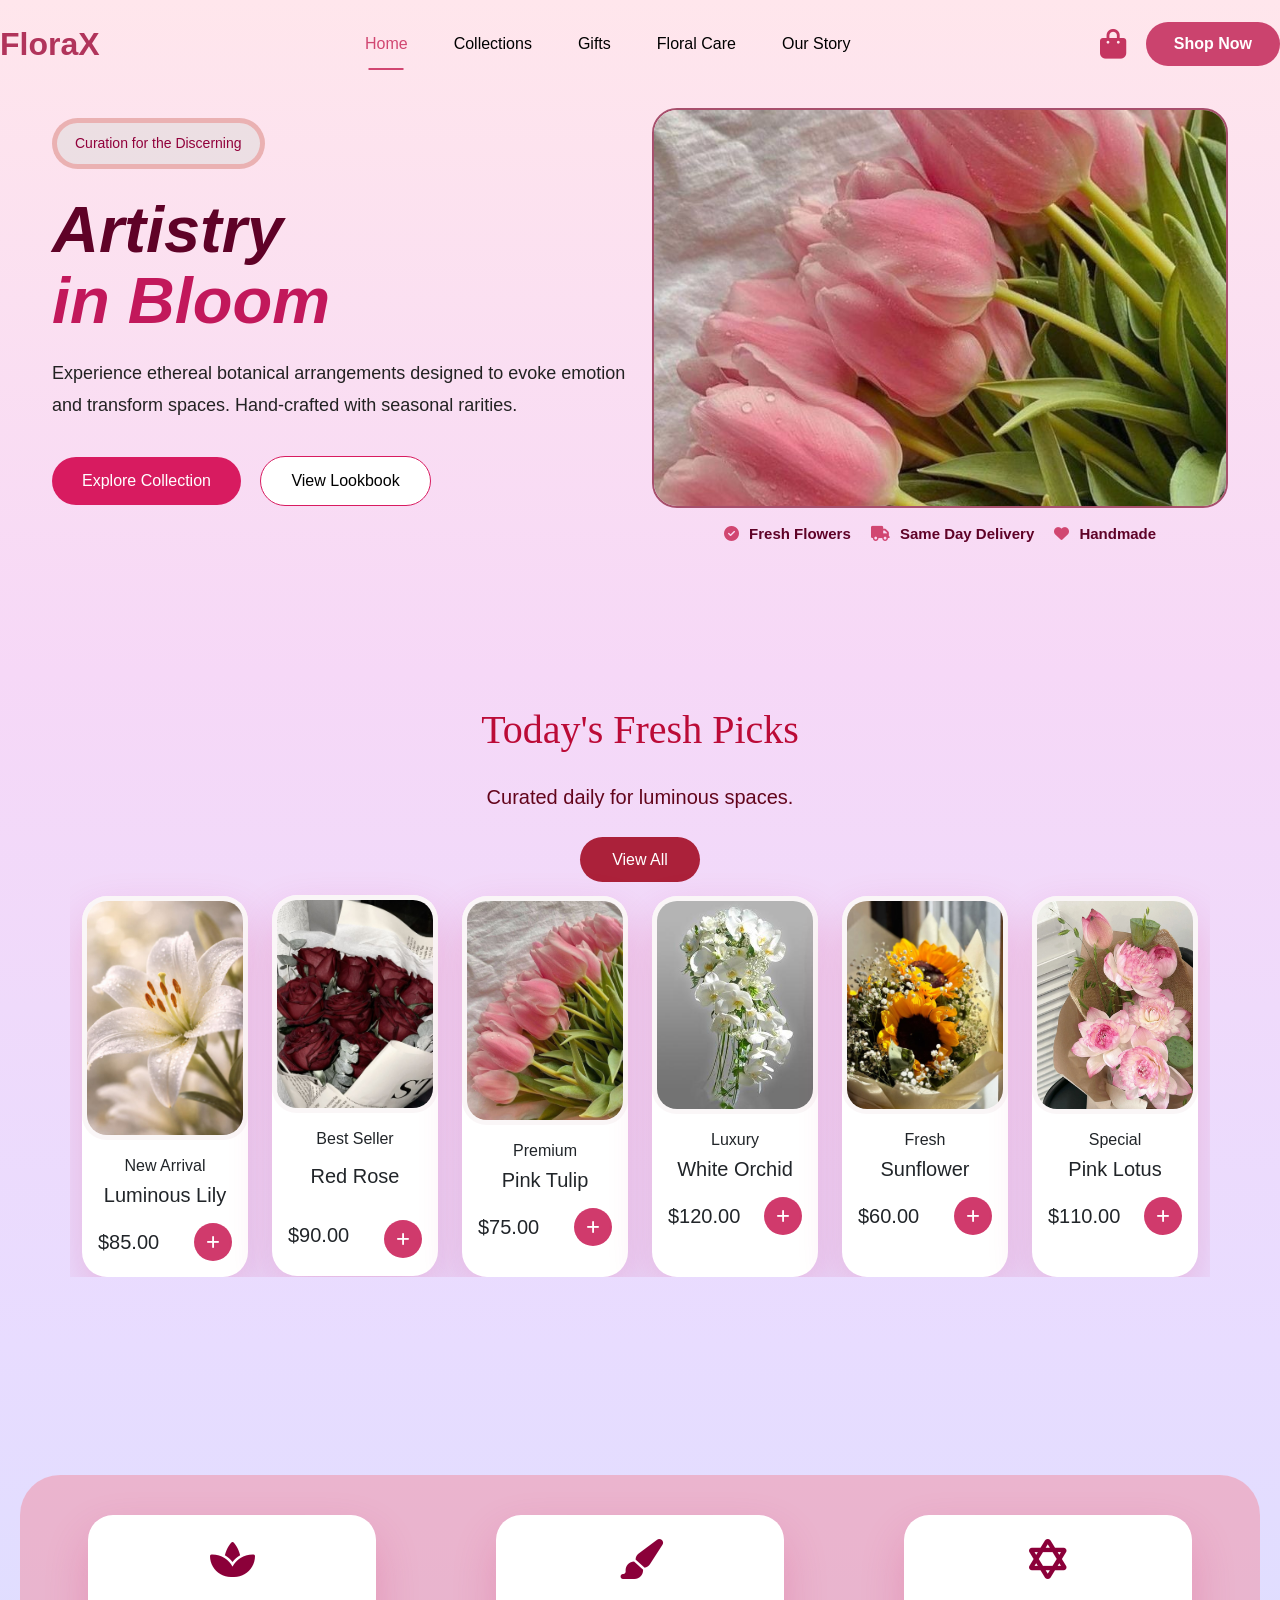
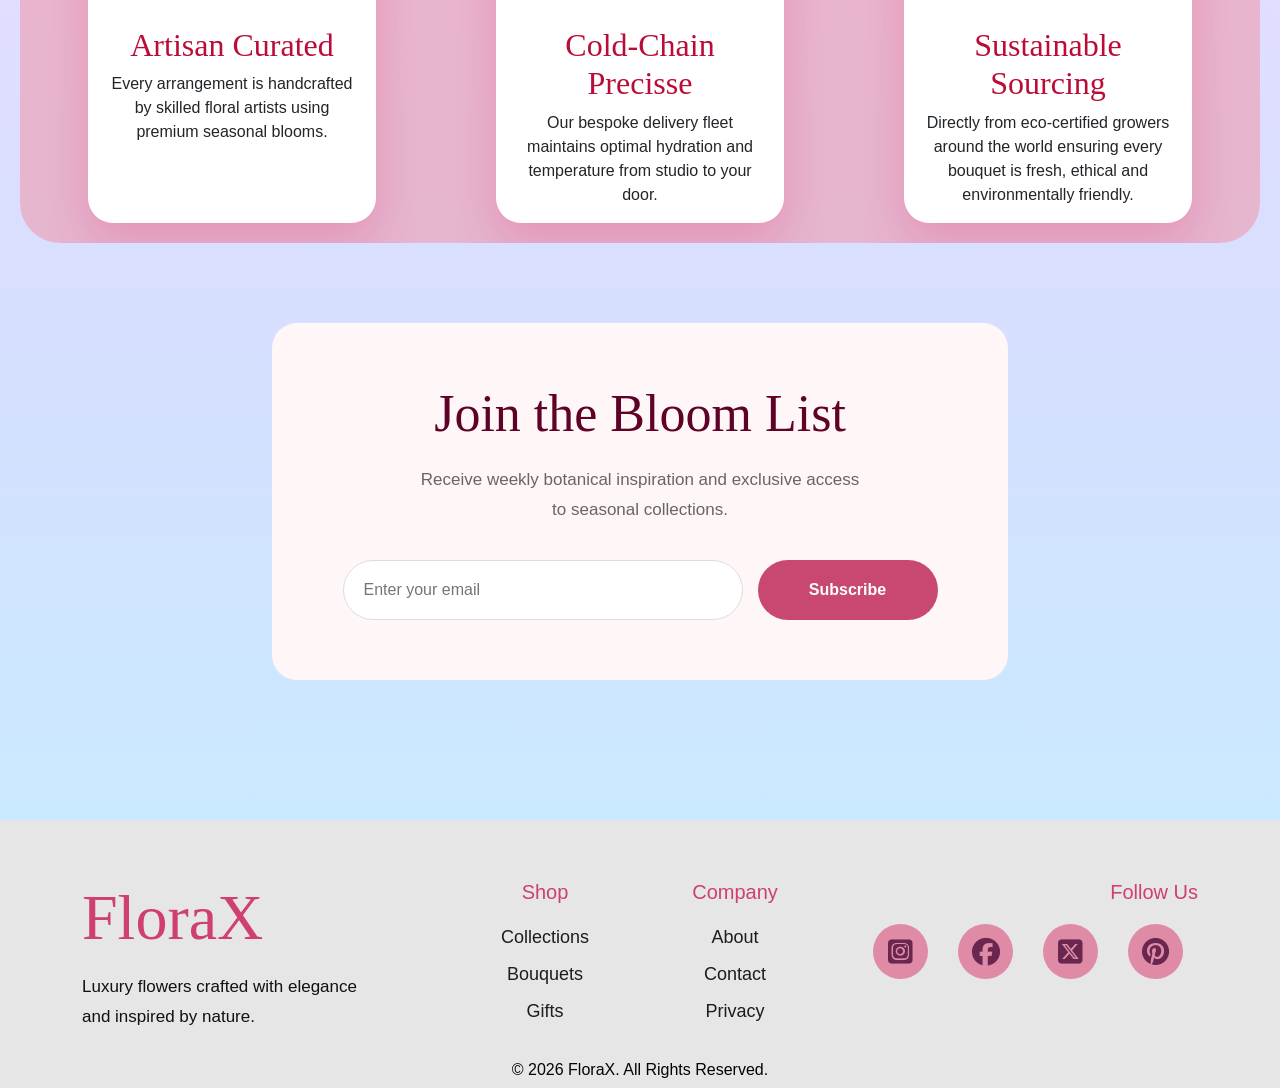
<file: index.html>
<!DOCTYPE html>
<html lang="en">

<head>
    <meta charset="UTF-8">
    <meta name="viewport" content="width=device-width, initial-scale=1.0">
    <title>FloraX</title>
    <link href="https://cdn.jsdelivr.net/npm/bootstrap@5.0.2/dist/css/bootstrap.min.css" rel="stylesheet"
        integrity="sha384-EVSTQN3/azprG1Anm3QDgpJLIm9Nao0Yz1ztcQTwFspd3yD65VohhpuuCOmLASjC" crossorigin="anonymous">
        <script src="https://cdn.jsdelivr.net/npm/bootstrap@5.0.2/dist/js/bootstrap.bundle.min.js"></script>
    <link rel="stylesheet" href="https://cdnjs.cloudflare.com/ajax/libs/font-awesome/6.7.2/css/all.min.css">
    <link rel="stylesheet" href="styles.css">
    <link rel="stylesheet" href="https://cdn.jsdelivr.net/npm/bootstrap-icons@1.11.3/font/bootstrap-icons.min.css">
</head>

<body>

    <div class="container-fluid p-0">

    <nav class="navbar navbar-expand-lg">
        <a class="navbar-brand logo" href="#">FloraX</a>

        <button class="navbar-toggler" type="button" data-bs-toggle="collapse" data-bs-target="#menu">
            <span class="navbar-toggler-icon"></span>
        </button>

        <div class="collapse navbar-collapse" id="menu">
            <ul class="navbar-nav mx-auto">
                <li class="nav-item"><a class="nav-link active" href="#">Home</a></li>
                <li class="nav-item"><a class="nav-link" href="collection.html">Collections</a></li>
                <li class="nav-item"><a class="nav-link" href="gift.html">Gifts</a></li>
                <li class="nav-item"><a class="nav-link" href="floralcare.html">Floral Care</a></li>
                <li class="nav-item"><a class="nav-link" href="abouts.html">Our Story</a></li>
            </ul>

            <div class="right-side">
                <i class="fa-solid fa-bag-shopping bagg"></i>
                <button class="shop-btn">Shop Now</button>
            </div>
        </div>
    </nav>
     
           <section class="d-block d-md-none">

    <div id="heroSlider" class="carousel slide" data-bs-ride="carousel">

        <div class="carousel-indicators">
            <button type="button" data-bs-target="#heroSlider" data-bs-slide-to="0" class="active" aria-current="true"></button>
            <button type="button" data-bs-target="#heroSlider" data-bs-slide-to="1"></button>
            <button type="button" data-bs-target="#heroSlider" data-bs-slide-to="2"></button>
        </div>

        <div class="carousel-inner">

            <div class="carousel-item active">

                <img src="images/lgt4.jpg" class="d-block w-100" alt="Flower 1">

                <div class="carousel-caption hero-text">
                    <span class="badge rounded-pill season">
                        Season Curational
                    </span>

                    <h1 class="hero-title">
                        Artistry in Bloom
                    </h1>

                    <p class="hero-para">
                        Hand-crafted stories told through the world's rarest petals.
                    </p>
                </div>

            </div>

            <div class="carousel-item">

                <img src="images/lgt1.webp" class="d-block w-100" alt="Flower 2">

                <div class="carousel-caption hero-text">
                    <span class="badge rounded-pill season">
                        Premium Flowers
                    </span>

                    <h1 class="hero-title">
                        Bloom Beautifully
                    </h1>

                    <p class="hero-para">
                        Fresh flowers crafted with love.
                    </p>
                </div>

            </div>

            <div class="carousel-item">

                <img src="images/sun.webp" class="d-block w-100" alt="Flower 3">

                <div class="carousel-caption hero-text">
                    <span class="badge rounded-pill season">
                        Luxury Collection
                    </span>

                    <h1 class="hero-title">
                        Elegant Gifts
                    </h1>

                    <p class="hero-para">
                        Designed for every special occasion.
                    </p>
                </div>

            </div>

        </div>

        <button class="carousel-control-prev" type="button" data-bs-target="#heroSlider" data-bs-slide="prev">
            <span class="carousel-control-prev-icon"></span>
            <span class="visually-hidden">Previous</span>
        </button>

        <button class="carousel-control-next" type="button" data-bs-target="#heroSlider" data-bs-slide="next">
            <span class="carousel-control-next-icon"></span>
            <span class="visually-hidden">Next</span>
        </button>

    </div>

</section>


<section class="hero d-none d-md-block d-lg-none">

    <div class="container-fluid">

        <div class="row align-items-center">

            <div class="col-md-6 hero1">

                                <span class="hero-tag1">
                    Curation for the Discerning
                </span>

                <h1 class="hero-title1">
                    Artistry
                    <br>
                    <span>in Bloom</span>
                </h1>

                <p class="hero-para1">
                    Experience ethereal botanical arrangements designed to evoke emotion and transform spaces.
                </p>

                <button class="btn1 hero-btn1 w-100 mb-3">
                    Explore Collection
                </button>

                <button class="btn2 hero-btn2 w-100">
                    View Lookbook
                </button>

            </div>

            <div class="col-md-6 text-center">
                <img src="images/image1.jpg" class="img-fluid hero-image w-100">
            </div>
             <div class="hero-feature">

                    <span>
                        <i class="fa-solid fa-circle-check"></i>
                        Fresh Flowers
                    </span>

                    <span>
                        <i class="fa-solid fa-truck"></i>
                        Same Day Delivery
                    </span>

                    <span>
                        <i class="fa-solid fa-heart"></i>
                        Handmade
                    </span>

                </div>


        </div>

    </div>

</section>
<section class="hero d-none d-lg-block">

    <div class="container-fluid">

        <div class="row align-items-center">

            <div class="col-lg-6 ">

                <span class="hero-tag2">
                    Curation for the Discerning
                </span>

                <h1 class="hero-title2">
                    Artistry
                    <br>
                    <span>in Bloom</span>
                </h1>

                <p class="hero-para2">
                    Experience ethereal botanical arrangements designed to evoke emotion and transform spaces.
                    Hand-crafted with seasonal rarities.
                </p>

                <button class="hero-btn12">
                    Explore Collection
                </button>

                <button class="hero-btn13">
                    View Lookbook
                </button>

            </div>

            <div class="col-lg-6 text-center">

                <img src="images/tulip.jpg" class="img-fluid hero-image5" alt="Flower Bouquet">

                <div class="hero-feature">

                    <span>
                        <i class="fa-solid fa-circle-check"></i>
                        Fresh Flowers
                    </span>

                    <span>
                        <i class="fa-solid fa-truck"></i>
                        Same Day Delivery
                    </span>

                    <span>
                        <i class="fa-solid fa-heart"></i>
                        Handmade
                    </span>

                </div>

            </div>

        </div>

    </div>

</section>

<section class="container my-5 fresh-picks">

    
    <div class="row g-4" style="position: relative; padding-bottom: -1000px;">
        <div class="text-center ">
        <h1 style="color: rgb(187, 11, 55); font-family: serif; font-size: 40px; padding-bottom: 20px;">Today's Fresh Picks</h1>
        <p style="color: rgb(99, 5, 28); font-family: sans-serif; font-size: 20px; padding-bottom: 20px;">
            Curated daily for luminous spaces.
        </p>

        <a href="#" class="btn-view-all " style="position: relative; bottom: 20x;">
            View All
        </a>
    </div>


        <div class="col-6 col-md-4 col-lg-2">
            <div class="card h-100">
                <img src="images/lily.jpg" class="card-img-top">

                <div class="card-body text-center">
                    <h6 class="text-t">New Arrival</h6>
                    <h5 class="fn">Luminous Lily</h5>

                    <div class="d-flex justify-content-between align-items-center mt-3">
                        <h5 class="mb-0">$85.00</h5>

                        <button class="btn btn-sm btn-danger rounded-circle c1">
                            <i class="fa-solid fa-plus"></i>
                        </button>
                    </div>
                </div>
            </div>
        </div>

        <div class="col-6 col-md-4 col-lg-2 card2">
            <div class="card h-100">
                <img src="images/rose.jpg" class="card-img-top img2">

                <div class="card-body text-center">
                    <h6 class="text-t">Best Seller</h6>
                    <h5 class="fn mt-3">Red Rose</h5>

                    <div class="d-flex justify-content-between align-items-center mt-4">
                        <h5 class="mb-0">$90.00</h5>

                        <button class="btn btn-sm btn-danger rounded-circle c1 mt-2">
                            <i class="fa-solid fa-plus c"></i>
                        </button>
                    </div>
                </div>
            </div>
        </div>

        <div class="col-6 col-md-4 col-lg-2 d-none d-md-block">
            <div class="card h-100">
                <img src="images/tulip.jpg" class="card-img-top">

                <div class="card-body text-center">
                    <h6 class="text-t">Premium</h6>
                    <h5 class="fn">Pink Tulip</h5>

                    <div class="d-flex justify-content-between align-items-center mt-3">
                        <h5 class="mb-0">$75.00</h5>

                        <button class="btn btn-sm btn-danger rounded-circle c1">
                            <i class="fa-solid fa-plus"></i>
                        </button>
                    </div>
                </div>
            </div>
        </div>

        <div class="col-6 col-md-4 col-lg-2 d-none d-md-block">
            <div class="card h-100">
                <img src="images/orchid.jpg" class="card-img-top">

                <div class="card-body text-center">
                    <h6 class="text-t">Luxury</h6>
                    <h5 class="fn">White Orchid</h5>

                    <div class="d-flex justify-content-between align-items-center mt-3">
                        <h5 class="mb-0">$120.00</h5>

                        <button class="btn  btn-danger rounded-circle c1">
                            <i class="fa-solid fa-plus"></i>
                        </button>
                    </div>
                </div>
            </div>
        </div>

        <div class="col-6 col-md-4 col-lg-2 d-none d-md-block">
            <div class="card h-100">
                <img src="images/sunflower.jpg" class="card-img-top">

                <div class="card-body text-center">
                    <h6 class="text-t">Fresh</h6>
                    <h5 class="fn">Sunflower</h5>

                    <div class="d-flex justify-content-between align-items-center mt-3">
                        <h5 class="mb-0">$60.00</h5>

                       <button class="btn btn-danger rounded-circle c1">
                            <i class="fa-solid fa-plus"></i>
                        </button>
                    </div>
                </div>
            </div>
        </div>

        <div class="col-6 col-md-4 col-lg-2 d-none d-md-block">
                   <div class="card h-100">
    <img src="images/lotus.jpg" class="card-img-top">

    <div class="card-body text-center">
        <h6 class="text-t">Special</h6>
        <h5 class="fn">Pink Lotus</h5>

        <div class="d-flex justify-content-between align-items-center mt-3">
            <h5 class="mb-0">$110.00</h5>

          <button class="btn btn-danger rounded-circle c1" ;>
                           <i class="fa-solid fa-plus"></i>
                        </button>
        </div>
    </div>
</div>
</div>

</div>

</section>
<section style="background-color: rgba(241, 146, 162, 0.527); margin: 20px; border-radius: 40px; padding-top: 20px;">

    <div class="row g-4 justify-content-center" style="padding:20px;">

        <div class="col-12 col-md-6 col-lg-4 d-flex justify-content-center">
            <div class="card h-100" style="max-width:18rem; width:100%;">
                <i class="fa-solid fa-spa pt-4 text-center"></i>

                <div class="card-body text-center">
                    <p class="card-text"></p>
                    <h2 style="color: rgb(187, 11, 55);font-family: serif;">Artisan Curated</h2>
                    Every arrangement is handcrafted by skilled floral artists using premium seasonal blooms.
                </div>
            </div>
        </div>

        <div class="col-12 col-md-6 col-lg-4 d-flex justify-content-center">
            <div class="card h-100" style="max-width:18rem; width:100%;">
                <i class="fa-solid fa-paintbrush pt-4 text-center"></i>

                <div class="card-body text-center">
                    <p class="card-text"></p>
                    <h2 style="color: rgb(187, 11, 55);font-family: serif;">Cold-Chain Precisse</h2>
                    Our bespoke delivery fleet maintains optimal hydration and temperature from studio to your door.
                </div>
            </div>
        </div>

        <div class="col-12 col-md-6 col-lg-4 d-flex justify-content-center">
            <div class="card h-100" style="max-width:18rem; width:100%;">
                <i class="fa-solid fa-star-of-david pt-4 text-center"></i>

                <div class="card-body text-center">
                    <p class="card-text"></p>
                    <h2 style="color: rgb(187, 11, 55);font-family: serif;">Sustainable Sourcing</h2>
                    Directly from eco-certified growers around the world ensuring every bouquet is fresh, ethical and environmentally friendly.
                </div>
            </div>
        </div>

    </div>
</section>
<section>

    <div class="container">

        <div class="row justify-content-center">

            <div class="col-lg-8 col-md-10 col-12">

                <div class="ft">

                    <h1 class="join-title">
                        Join the Bloom List
                    </h1>

                    <p class="join-text">
                        Receive weekly botanical inspiration and exclusive access to seasonal collections.
                    </p>

                    <div class="join-form">

                        <input type="email" class="email-box" placeholder="Enter your email">

                        <button class="subscribe-btn">
                            Subscribe
                        </button>

                    </div>

                </div>

            </div>

        </div>

    </div>

</section>


<section>

    <footer class="footer w-100">

        <div class="container">

            <div class="row">

                <div class="col-12 col-md-6 col-lg-4">

                    <div class="foot1">

                        <h1 class="foot-logo">
                            FloraX
                        </h1>

                        <p class="foot-text">
                            Luxury flowers crafted with elegance and inspired by nature.
                        </p>

                    </div>

                </div>

                <div class="col-6 col-md-3 col-lg-2">

                    <div class="foot2">

                        <h3 class="foot-head">
                            Shop
                        </h3>

                        <ul class="foot-list">
                            <li><a href="#">Collections</a></li>
                            <li><a href="#">Bouquets</a></li>
                            <li><a href="#">Gifts</a></li>
                        </ul>

                    </div>

                </div>

                <div class="col-6 col-md-3 col-lg-2">

                    <div class="foot2">

                        <h3 class="foot-head">
                            Company
                        </h3>

                        <ul class="foot-list">
                            <li><a href="#">About</a></li>
                            <li><a href="#">Contact</a></li>
                            <li><a href="#">Privacy</a></li>
                        </ul>

                    </div>

                </div>

                <div class="col-12 col-md-12 col-lg-4">

                    <div class="foot3">

                        <h3 class="foot-head">Follow Us</h3>

                        <div class="social">

                            <a href="#"><i class="fa-brands fa-square-instagram"></i></a>

                            <a href="#"><i class="fa-brands fa-facebook"></i></a>

                            <a href="#"><i class="fa-brands fa-square-x-twitter"></i></a>

                            <a href="#"><i class="fa-brands fa-pinterest"></i></a>

                        </div>

                    </div>

                </div>

            </div>

            <hr>

            <div class="copy">
                <p>© 2026 FloraX. All Rights Reserved.</p>
            </div>

        </div>

    </footer>

</section>




                 
                  




    </div>
    </body>
    </html>
</file>
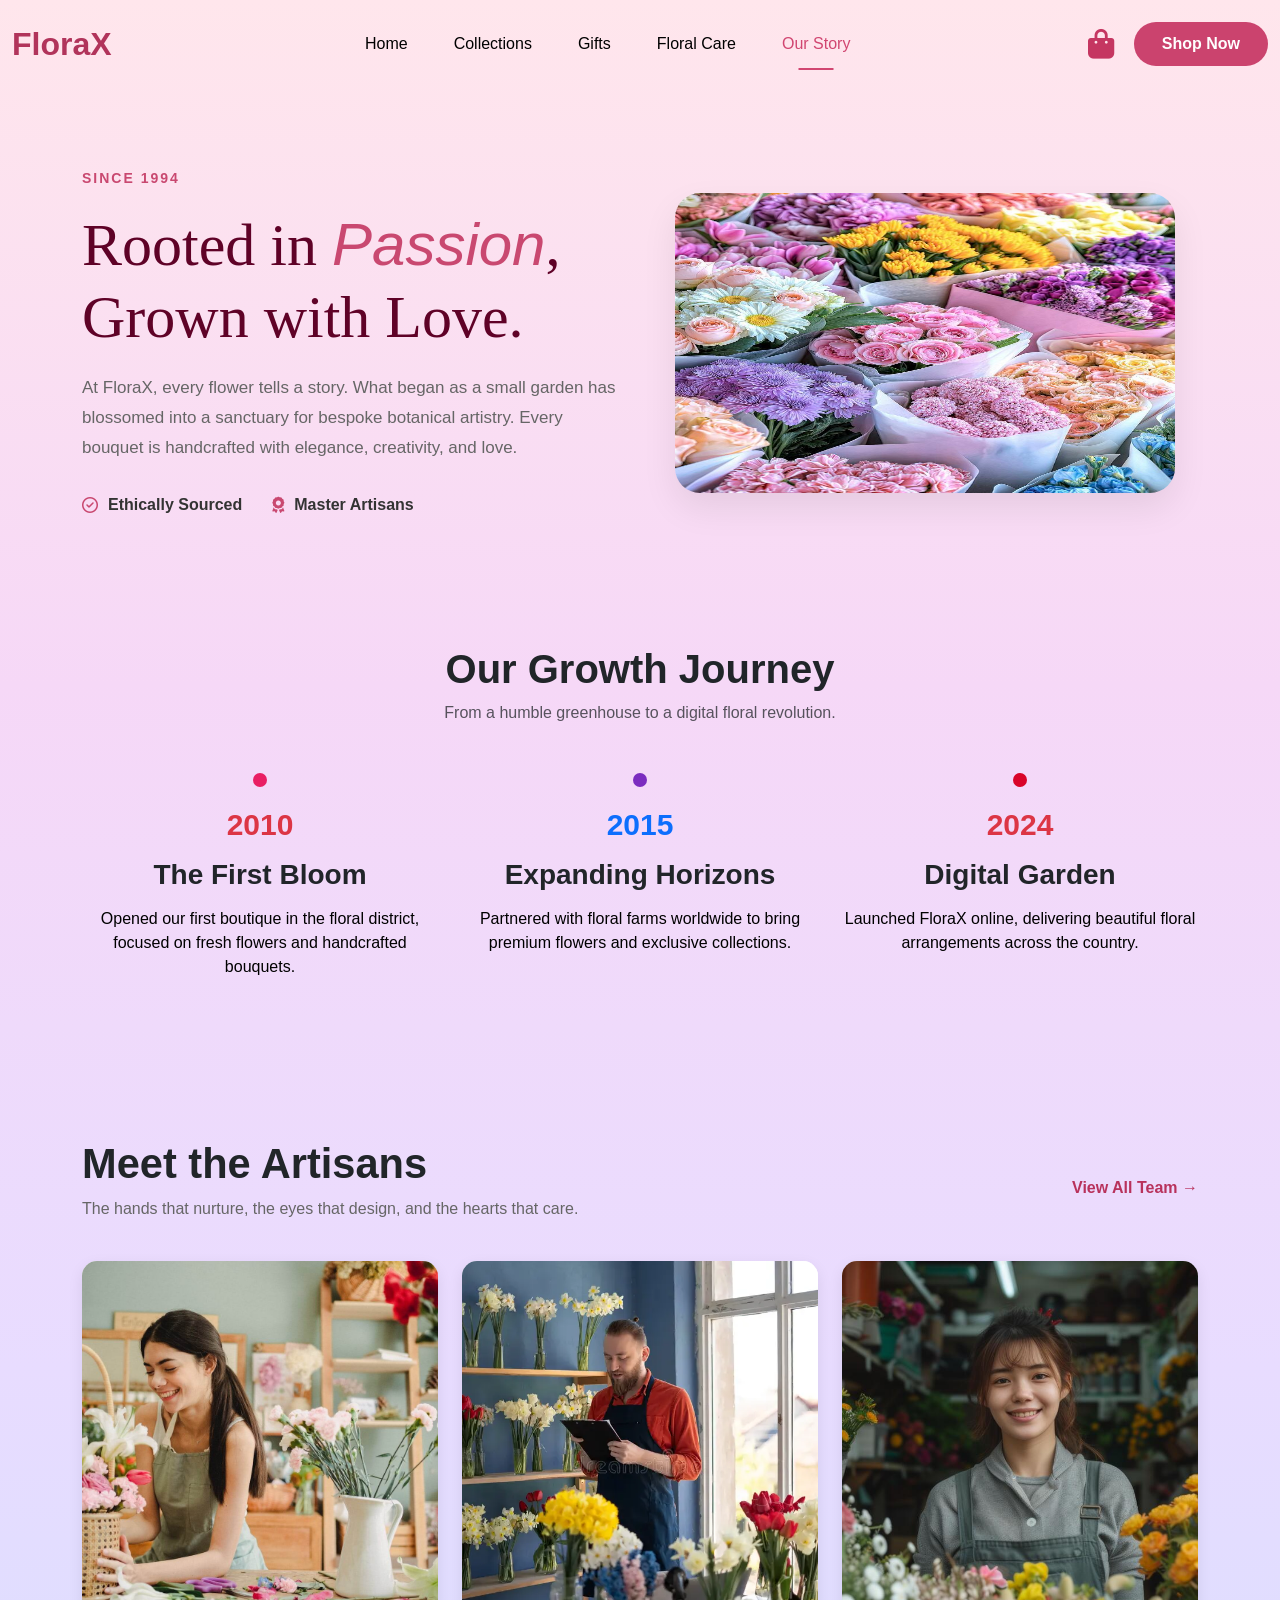
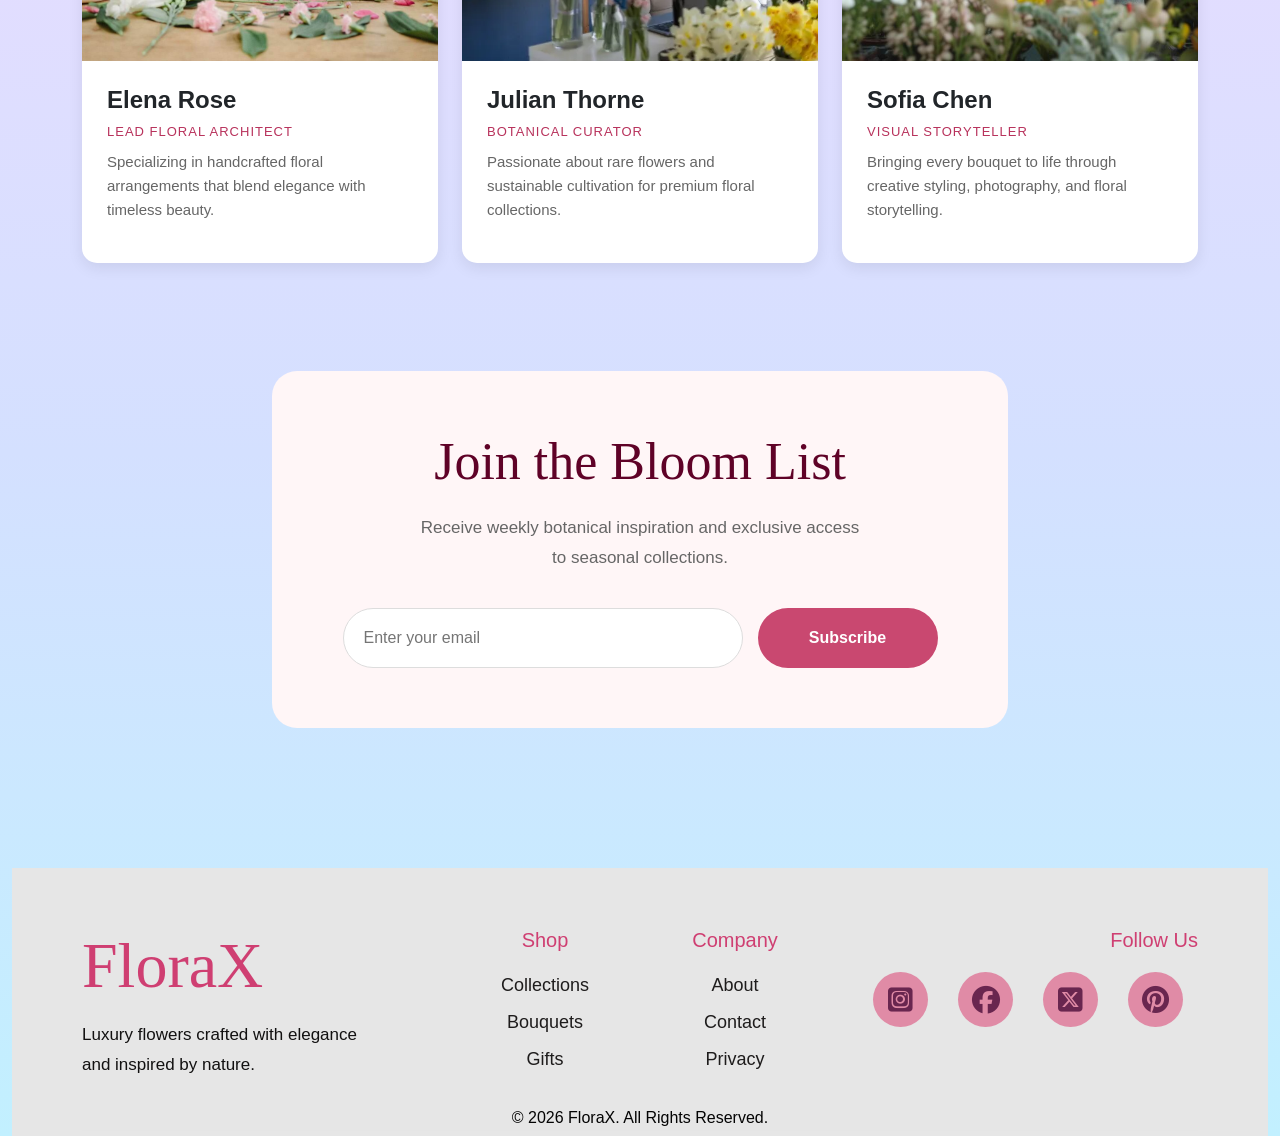
<file: abouts.html>
<!DOCTYPE html>
<html lang="en">

<head>
    <meta charset="UTF-8">
    <meta name="viewport" content="width=device-width, initial-scale=1.0">
    <title>FloraX</title>
    <link href="https://cdn.jsdelivr.net/npm/bootstrap@5.0.2/dist/css/bootstrap.min.css" rel="stylesheet"
        integrity="sha384-EVSTQN3/azprG1Anm3QDgpJLIm9Nao0Yz1ztcQTwFspd3yD65VohhpuuCOmLASjC" crossorigin="anonymous">
    <script src="https://cdn.jsdelivr.net/npm/@popperjs/core@2.9.2/dist/umd/popper.min.js"
        integrity="sha384-IQsoLXl5PILFhosVNubq5LC7Qb9DXgDA9i+tQ8Zj3iwWAwPtgFTxbJ8NT4GN1R8p"
        crossorigin="anonymous"></script>
    <script src="https://cdn.jsdelivr.net/npm/bootstrap@5.0.2/dist/js/bootstrap.min.js"
        integrity="sha384-cVKIPhGWiC2Al4u+LWgxfKTRIcfu0JTxR+EQDz/bgldoEyl4H0zUF0QKbrJ0EcQF"
        crossorigin="anonymous"></script>
    <link rel="stylesheet" href="https://cdnjs.cloudflare.com/ajax/libs/font-awesome/6.7.2/css/all.min.css">
    <link rel="stylesheet" href="styles.css">
</head>

<body>
    <div class="container-fluid">
        <nav class="navbar navbar-expand-lg">

            <a class="navbar-brand logo" href="#">
                FloraX
            </a>

            <button class="navbar-toggler" type="button" data-bs-toggle="collapse" data-bs-target="#menu"
                aria-controls="menu" aria-expanded="false" aria-label="Toggle navigation">

                <span class="navbar-toggler-icon"></span>

            </button>

            <div class="collapse navbar-collapse" id="menu">

                <ul class="navbar-nav mx-auto">

                    <li class="nav-item">
                        <a class="nav-link" href="index.html">Home</a>
                    </li>

                    <li class="nav-item">
                        <a class="nav-link" href="collection.html">Collections</a>
                    </li>

                        

                    <li class="nav-item">
                        <a class="nav-link" href="gift.html">Gifts</a>
                    </li>

                    <li class="nav-item">
                        <a class="nav-link " href="floralcare.html">Floral Care</a>
                    </li>

                    <li class="nav-item">
                        <a class="nav-link active" href="#">Our Story</a>
                    </li>

                </ul>

                <div class="right-side">
                    <i class="fa-solid fa-bag-shopping bagg"></i>
                    <button class="shop-btn">Shop Now</button>
                </div>

            </div>

        </nav>
        <section class="about-section">

    <div class="container">

        <div class="row align-items-center gy-4">

            <div class="col-12 col-md-6 col-lg-6">

                <p class="about-tag">
                    SINCE 1994
                </p>

                <h1 class="about-heading">
                    Rooted in <span>Passion</span>, <br>
                    Grown with Love.
                </h1>

                <p class="about-text">
                    At FloraX, every flower tells a story. What began as a
                    small garden has blossomed into a sanctuary for bespoke
                    botanical artistry. Every bouquet is handcrafted with
                    elegance, creativity, and love.
                </p>

                <div class="about-info">

                    <div class="info-item">

                        <i class="fa-regular fa-circle-check"></i>

                        <span>Ethically Sourced</span>

                    </div>

                    <div class="info-item">

                        <i class="fa-solid fa-award"></i>

                        <span>Master Artisans</span>

                    </div>

                </div>

            </div>

            <div class="col-12 col-md-6 col-lg-6 text-center">

                <img
                    src="images/our.jpg"
                    class="img-fluid about-img our">

            </div>

        </div>

    </div>

</section>


<section class="growth py-5">

    <div class="container">

        <h2 class="text-center fw-bold">Our Growth Journey</h2>

        <p class="text-center text-muted mb-5">
            From a humble greenhouse to a digital floral revolution.
        </p>

        <div class="row text-center">

            <div class="col-12 col-md-4 mb-5">

                <div class="dot pink"></div>

                <h3 class="year text-danger">2010</h3>

                <h4>The First Bloom</h4>

                <p>
                    Opened our first boutique in the floral district,
                    focused on fresh flowers and handcrafted bouquets.
                </p>

            </div>

            <div class="col-12 col-md-4 mb-5">

                <div class="dot purple"></div>

                <h3 class="year text-primary">2015</h3>

                <h4>Expanding Horizons</h4>

                <p>
                    Partnered with floral farms worldwide to bring
                    premium flowers and exclusive collections.
                </p>

            </div>

            <div class="col-12 col-md-4">

                <div class="dot red"></div>

                <h3 class="year text-danger">2024</h3>

                <h4>Digital Garden</h4>

                <p>
                    Launched FloraX online, delivering beautiful
                    floral arrangements across the country.
                </p>

            </div>

        </div>

    </div>

</section>

<section class="artisans py-5">

    <div class="container">

        <div class="d-flex justify-content-between align-items-center mb-4 flex-wrap">

            <div>

                <h2>Meet the Artisans</h2>

                <p>
                    The hands that nurture, the eyes that design,
                    and the hearts that care.
                </p>

            </div>

            <a href="#" class="team-link">
                View All Team →
            </a>

        </div>

        <div class="row g-4">

            <div class="col-12 col-md-6 col-lg-4">

                <div class="artisan-card">

                    <img src="images/img1.jpg" alt="Elena Rose">

                    <div class="artisan-content">

                        <h4>Elena Rose</h4>

                        <h6>LEAD FLORAL ARCHITECT</h6>

                        <p>
                            Specializing in handcrafted floral arrangements
                            that blend elegance with timeless beauty.
                        </p>

                    </div>

                </div>

            </div>

            <div class="col-12 col-md-6 col-lg-4">

                <div class="artisan-card">

                    <img src="images/img3.webp" alt="Julian Thorne">

                    <div class="artisan-content">

                        <h4>Julian Thorne</h4>

                        <h6>BOTANICAL CURATOR</h6>

                        <p>
                            Passionate about rare flowers and sustainable
                            cultivation for premium floral collections.
                        </p>

                    </div>

                </div>

            </div>

            <div class="col-12 col-md-6 col-lg-4">

                <div class="artisan-card">
                    <img src="images/img2.jpeg" alt="Sofia Chen">

<div class="artisan-content">

    <h4>Sofia Chen</h4>

    <h6>VISUAL STORYTELLER</h6>

    <p>
        Bringing every bouquet to life through creative
        styling, photography, and floral storytelling.
    </p>

</div>

</div>

</div>

</div>

</div>

</section>

<section>

    <div class="container">

        <div class="row justify-content-center">

            <div class="col-lg-8 col-md-10 col-12">

                <div class="ft">

                    <h1 class="join-title">
                        Join the Bloom List
                    </h1>

                    <p class="join-text">
                        Receive weekly botanical inspiration and
                        exclusive access to seasonal collections.
                    </p>

                    <div class="join-form">

                        <input type="email" class="email-box" placeholder="Enter your email">

                        <button class="subscribe-btn">
                            Subscribe
                        </button>

                    </div>

                </div>

            </div>

        </div>

    </div>

</section>

<section>

    <footer class="footer w-100">

        <div class="container">

            <div class="row">

                <div class="col-12 col-md-6 col-lg-4">

                    <div class="foot1">

                        <h1 class="foot-logo">
                            FloraX
                        </h1>

                        <p class="foot-text">
                            Luxury flowers crafted with elegance and inspired by nature.
                        </p>

                    </div>

                </div>

                <div class="col-6 col-md-3 col-lg-2">

                    <div class="foot2">

                        <h3 class="foot-head">
                            Shop
                        </h3>

                        <ul class="foot-list">

                            <li><a href="#">Collections</a></li>

                            <li><a href="#">Bouquets</a></li>

                            <li><a href="#">Gifts</a></li>

                        </ul>

                    </div>

                </div>

                <div class="col-6 col-md-3 col-lg-2">

                    <div class="foot2">

                        <h3 class="foot-head">
                            Company
                        </h3>

                        <ul class="foot-list">

                            <li><a href="#">About</a></li>

                            <li><a href="#">Contact</a></li>

                            <li><a href="#">Privacy</a></li>

                        </ul>

                    </div>

                </div>

                <div class="col-12 col-md-12 col-lg-4">

                    <div class="foot3">

                        <h3 class="foot-head">
                            Follow Us
                        </h3>

                        <div class="social">

                            <a href="#"><i class="fa-brands fa-square-instagram"></i></a>

                            <a href="#"><i class="fa-brands fa-facebook"></i></a>

                            <a href="#"><i class="fa-brands fa-square-x-twitter"></i></a>

                            <a href="#"><i class="fa-brands fa-pinterest"></i></a>

                        </div>

                    </div>

                </div>

            </div>

            <hr>

            <div class="copy">

                <p>© 2026 FloraX. All Rights Reserved.</p>

            </div>

        </div>

    </footer>

</section>

</div>

</body>

</html>
</file>
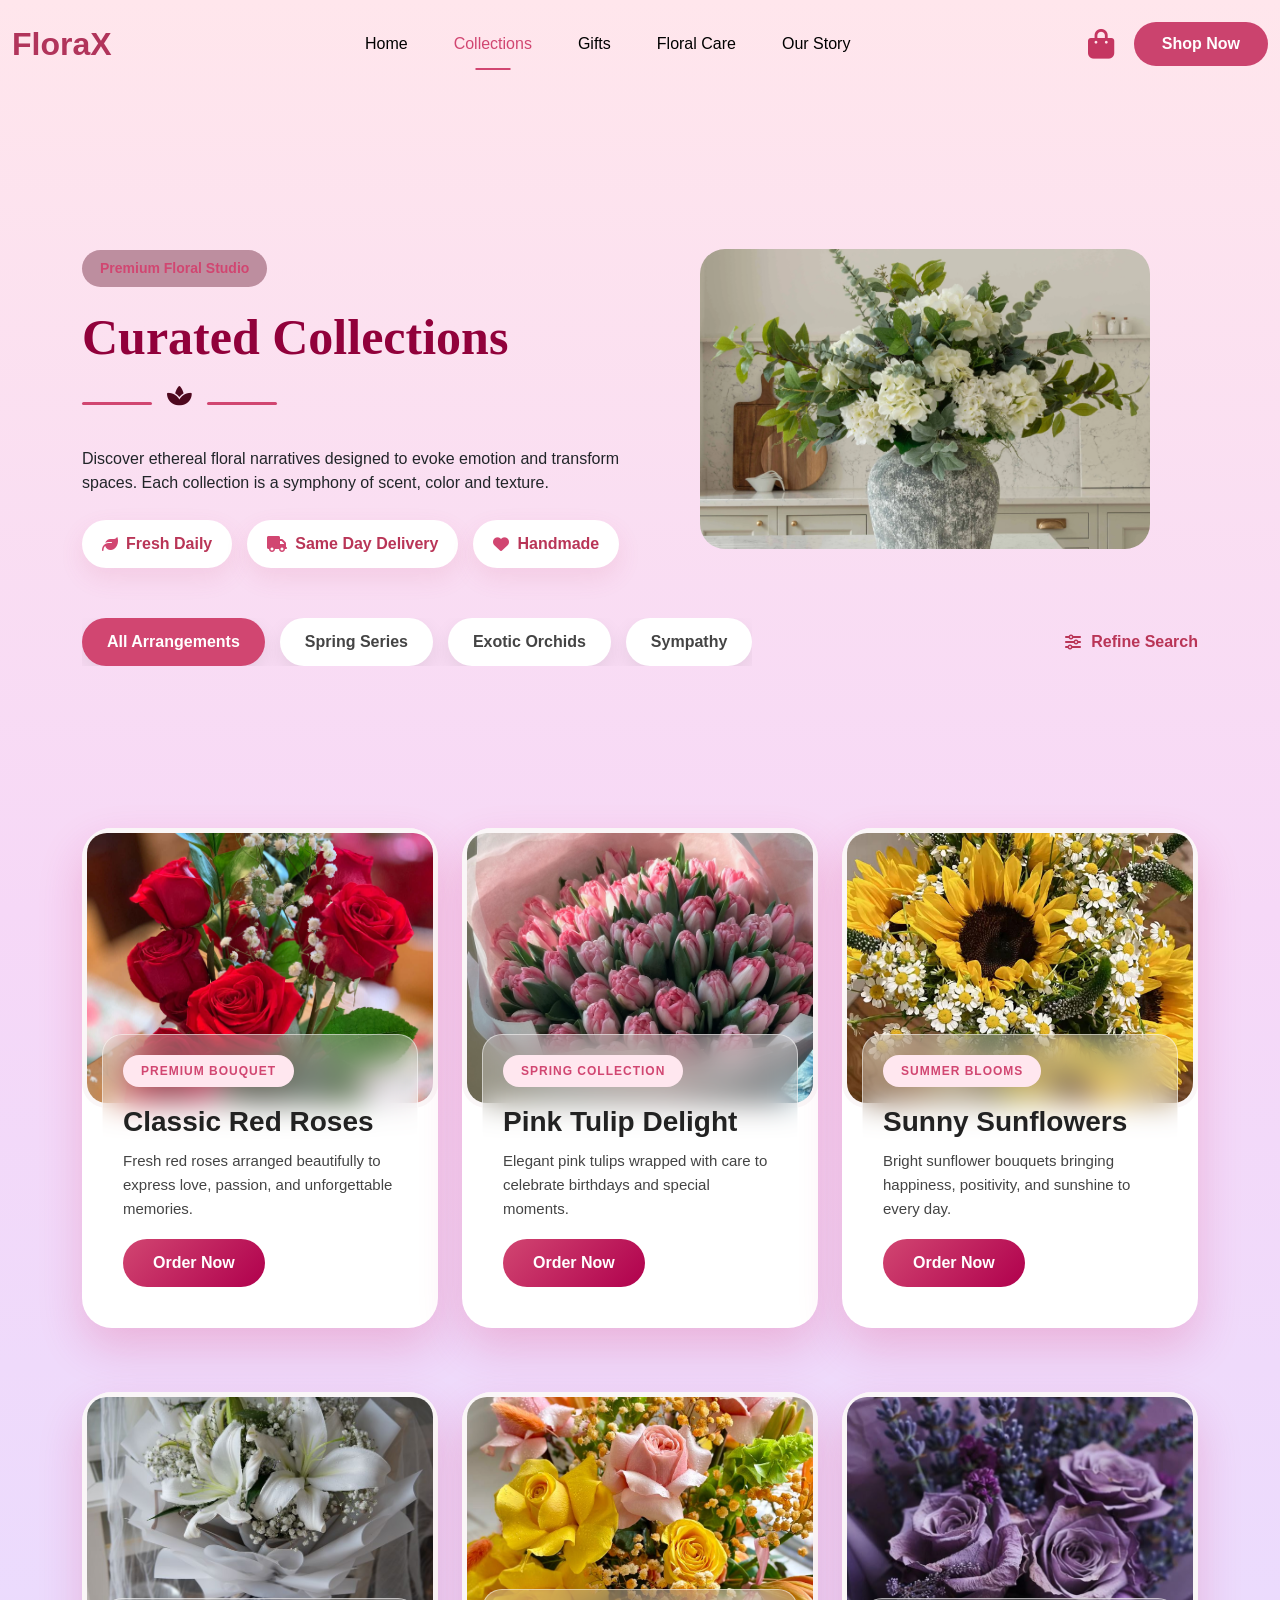
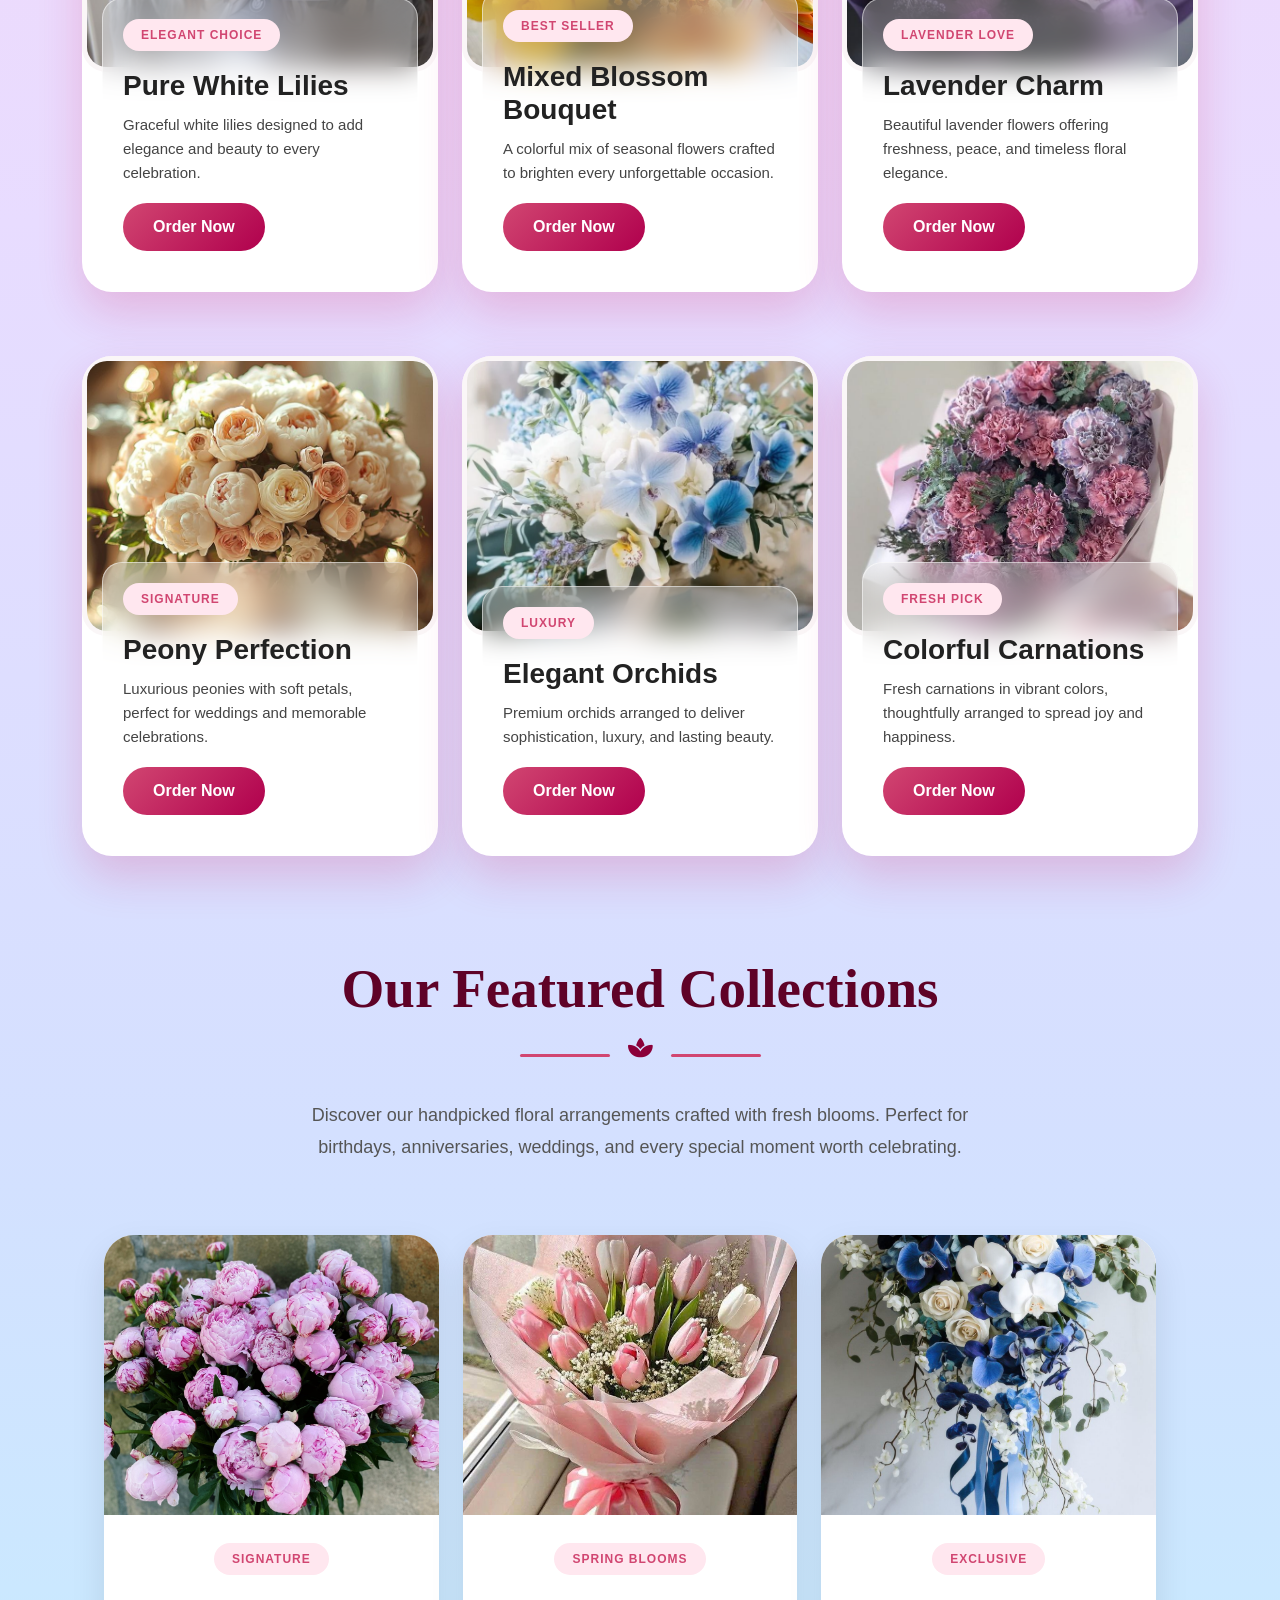
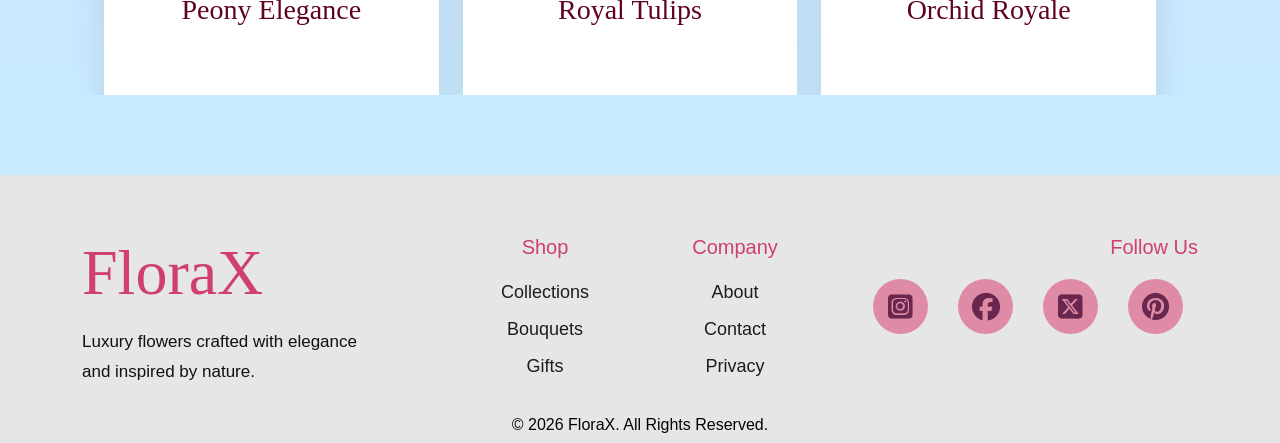
<file: collection.html>
<!DOCTYPE html>
<html lang="en">

<head>
    <meta charset="UTF-8">
    <meta name="viewport" content="width=device-width, initial-scale=1.0">
    <title>FloraX</title>
    <link href="https://cdn.jsdelivr.net/npm/bootstrap@5.0.2/dist/css/bootstrap.min.css" rel="stylesheet"
        integrity="sha384-EVSTQN3/azprG1Anm3QDgpJLIm9Nao0Yz1ztcQTwFspd3yD65VohhpuuCOmLASjC" crossorigin="anonymous">
    <script src="https://cdn.jsdelivr.net/npm/@popperjs/core@2.9.2/dist/umd/popper.min.js"
        integrity="sha384-IQsoLXl5PILFhosVNubq5LC7Qb9DXgDA9i+tQ8Zj3iwWAwPtgFTxbJ8NT4GN1R8p"
        crossorigin="anonymous"></script>
    <script src="https://cdn.jsdelivr.net/npm/bootstrap@5.0.2/dist/js/bootstrap.min.js"
        integrity="sha384-cVKIPhGWiC2Al4u+LWgxfKTRIcfu0JTxR+EQDz/bgldoEyl4H0zUF0QKbrJ0EcQF"
        crossorigin="anonymous"></script>
    <link rel="stylesheet" href="https://cdnjs.cloudflare.com/ajax/libs/font-awesome/6.7.2/css/all.min.css">
    <link rel="stylesheet" href="styles.css">
</head>

<body>
    <div class="container-fluid">
        <nav class="navbar navbar-expand-lg">

            <a class="navbar-brand logo" href="#">
                FloraX
            </a>

            <button class="navbar-toggler" type="button" data-bs-toggle="collapse" data-bs-target="#menu"
                aria-controls="menu" aria-expanded="false" aria-label="Toggle navigation">

                <span class="navbar-toggler-icon"></span>

            </button>

            <div class="collapse navbar-collapse" id="menu">

                <ul class="navbar-nav mx-auto">

                    <li class="nav-item">
                        <a class="nav-link" href="index.html">Home</a>
                    </li>

                    <li class="nav-item">
                        <a class="nav-link active" href="#">Collections</a>
                    </li>


                    <li class="nav-item">
                        <a class="nav-link" href="gift.html">Gifts</a>
                    </li>

                    <li class="nav-item">
                        <a class="nav-link" href="floralcare.html">Floral Care</a>
                    </li>

                    <li class="nav-item">
                        <a class="nav-link" href="abouts.html">Our Story</a>
                    </li>

                </ul>

                <div class="right-side">
                    <i class="fa-solid fa-bag-shopping bagg"></i>
                    <button class="shop-btn">Shop Now</button>
                </div>

            </div>

        </nav>

        <section class="collection-section">

            <div class="container">

                <div class="row align-items-center">

                    <div class="col-lg-6 col-md-6 col-12 le">

                        <span class="collection-tag">
                            Premium Floral Studio
                        </span>

                        <h1 class="collection-heading">
                            Curated Collections
                        </h1>

                        <div class="heading-decoration">
                            <span></span>
                            <i class="fa-solid fa-spa"></i>
                            <span></span>
                        </div>

                        <p class="collection-text">
                            Discover ethereal floral narratives designed to evoke emotion and transform spaces.
                            Each collection is a symphony of scent, color and texture.
                        </p>

                        <div class="collection-features">

                            <div class="feature-box">
                                <i class="fa-solid fa-leaf"></i>
                                Fresh Daily
                            </div>

                            <div class="feature-box">
                                <i class="fa-solid fa-truck"></i>
                                Same Day Delivery
                            </div>

                            <div class="feature-box">
                                <i class="fa-solid fa-heart"></i>
                                Handmade
                            </div>

                        </div>

                    </div>
                    <div class="col-lg-6 col-md-6 col-12 text-center">
                        <img src="images/lgt1.webp" class="img-fluid collection-img" alt="Flowers">
                    </div>

                </div>

                <div class="filter-wrapper">

                    <div class="occasion-scroll">

                        <button class="filter-btn active-btn">
                            All Arrangements
                        </button>

                        <button class="filter-btn">
                            Spring Series
                        </button>

                        <button class="filter-btn">
                            Exotic Orchids
                        </button>

                        <button class="filter-btn">
                            Sympathy
                        </button>

                    </div>

                    <div class="filter-right">

                        <i class="fa-solid fa-sliders"></i>

                        <span>
                            Refine Search
                        </span>

                    </div>

                </div>
            </div>
        </section>
        <div class="container">
            <div class="row g-4">

                <div class="col-12 col-md-6 col-lg-4">
                    <div class="collection-card">
                        <div class="card flower-card">
                            <img src="images/image1.jpg" class="card-img-top" alt="Classic Red Roses">
                            <div class="overlay">
                                <span class="tag">PREMIUM BOUQUET</span>
                                <h5>Classic Red Roses</h5>
                                <p>Fresh red roses arranged beautifully to express love, passion, and unforgettable
                                    memories.</p>
                                <a href="#" class="btn order">Order Now</a>
                            </div>
                        </div>
                    </div>
                </div>

                <div class="col-12 col-md-6 col-lg-4">
                    <div class="collection-card">
                        <div class="card flower-card">
                            <img src="images/image2.jpg" class="card-img-top" alt="Pink Tulip Delight">
                            <div class="overlay">
                                <span class="tag">SPRING COLLECTION</span>
                                <h5>Pink Tulip Delight</h5>
                                <p>Elegant pink tulips wrapped with care to celebrate birthdays and special moments.</p>
                                <a href="#" class="btn order">Order Now</a>
                            </div>
                        </div>
                    </div>
                </div>

                <div class="col-12 col-md-6 col-lg-4">
                    <div class="collection-card">
                        <div class="card flower-card">
                            <img src="images/image3.jpg" class="card-img-top" alt="Sunny Sunflowers">
                            <div class="overlay">
                                <span class="tag">SUMMER BLOOMS</span>
                                <h5>Sunny Sunflowers</h5>
                                <p>Bright sunflower bouquets bringing happiness, positivity, and sunshine to every day.
                                </p>
                                <a href="#" class="btn order">Order Now</a>
                            </div>
                        </div>
                    </div>
                </div>

                <div class="col-12 col-md-6 col-lg-4 d-none d-md-block">
                    <div class="collection-card">
                        <div class="card flower-card">
                            <img src="images/image4.jpg" class="card-img-top" alt="Pure White Lilies">
                            <div class="overlay">
                                <span class="tag">ELEGANT CHOICE</span>
                                <h5>Pure White Lilies</h5>
                                <p>Graceful white lilies designed to add elegance and beauty to every celebration.</p>
                                <a href="#" class="btn order">Order Now</a>
                            </div>
                        </div>
                    </div>
                </div>

                <div class="col-12 col-md-6 col-lg-4 d-none d-md-block">
                    <div class="collection-card">
                        <div class="card flower-card">
                            <img src="images/image5.jpg" class="card-img-top" alt="Mixed Blossom Bouquet">
                            <div class="overlay">
                                <span class="tag">BEST SELLER</span>
                                <h5>Mixed Blossom Bouquet</h5>
                                <p>A colorful mix of seasonal flowers crafted to brighten every unforgettable occasion.
                                </p>
                                <a href="#" class="btn order">Order Now</a>
                            </div>
                        </div>
                    </div>
                </div>

                <div class="col-12 col-md-6 col-lg-4 d-none d-md-block">
                    <div class="collection-card">
                        <div class="card flower-card">
                            <img src="images/image6.jpg" class="card-img-top" alt="Lavender Charm">
                            <div class="overlay">
                                <span class="tag">LAVENDER LOVE</span>
                                <h5>Lavender Charm</h5>
                                <p>Beautiful lavender flowers offering freshness, peace, and timeless floral elegance.
                                </p>
                                <a href="#" class="btn order">Order Now</a>
                            </div>
                        </div>
                    </div>
                </div>

                <div class="col-12 col-md-6 col-lg-4 d-none d-lg-block">
                    <div class="collection-card">
                        <div class="card flower-card">
                            <img src="images/image77.png" class="card-img-top" alt="Peony Perfection">
                            <div class="overlay">
                                <span class="tag">SIGNATURE</span>
                                <h5>Peony Perfection</h5>
                                <p>Luxurious peonies with soft petals, perfect for weddings and memorable celebrations.
                                </p>
                                <a href="#" class="btn order">Order Now</a>
                            </div>
                        </div>
                    </div>
                </div>

                <div class="col-12 col-md-6 col-lg-4 d-none d-lg-block">
                    <div class="collection-card">
                        <div class="card flower-card">
                            <img src="images/image8.webp" class="card-img-top" alt="Elegant Orchids">
                            <div class="overlay">
                                <span class="tag">LUXURY</span>
                                <h5>Elegant Orchids</h5>
                                <p>Premium orchids arranged to deliver sophistication, luxury, and lasting beauty.</p>
                                <a href="#" class="btn order">Order Now</a>
                            </div>
                        </div>
                    </div>
                </div>

                <div class="col-12 col-md-6 col-lg-4 d-none d-lg-block">
                    <div class="collection-card">
                        <div class="card flower-card">
                            <img src="images/image9.jpg" class="card-img-top" alt="Colorful Carnations">
                            <div class="overlay">
                                <span class="tag">FRESH PICK</span>
                                <h5>Colorful Carnations</h5>
                                <p>Fresh carnations in vibrant colors, thoughtfully arranged to spread joy and
                                    happiness.</p>
                                <a href="#" class="btn order">Order Now</a>
                            </div>
                        </div>
                    </div>
                </div>

            </div>
        </div>
        <section>
            <div class="text-center mb-5 featured-heading">

                <h2 class="featured-title">
                    Our Featured Collections
                </h2>

                <div class="heading-design">
                    <span></span>
                    <i class="fa-solid fa-spa"></i>
                    <span></span>
                </div>

                <p class="featured-text">
                    Discover our handpicked floral arrangements crafted with fresh blooms.
                    Perfect for birthdays, anniversaries, weddings, and every special
                    moment worth celebrating.
                </p>

            </div>

            <div class="container">
                <div class="row justify-content-center g-4 marg collection-row">

                    <div class="col-12 col-md-6 col-lg-4">

                        <div class="flower-card">

                            <img src="images/peony.jpg" alt="Peony Elegance">

                            <div class="flower-content">

                                <span class="tag">SIGNATURE</span>

                                <h3>Peony Elegance</h3>

                            

                            </div>

                        </div>

                    </div>

                    <div class="col-12 col-md-6 col-lg-4">
                        <div class="flower-card">

                            <img src="images/royaltulips.jpg" alt="Royal Tulips">

                            <div class="flower-content">

                                <span class="tag">SPRING BLOOMS</span>

                                <h3>Royal Tulips</h3>

                             

                            </div>

                        </div>



                    </div>

                    <div class="col-12 col-md-6 col-lg-4">
                        <div class="flower-card">

                            <img src="images/orchidroyal.jpg" alt="Orchid Royale">

                            <div class="flower-content">

                                <span class="tag">EXCLUSIVE</span>

                                <h3>Orchid Royale</h3>

                               

                            </div>

                        </div>


                    </div>

                </div>
            </div>

            </div>

        </section>
        <section>

    <footer class="footer w-100">

        <div class="container">

            <div class="row">

                <div class="col-12 col-md-6 col-lg-4">

                    <div class="foot1">

                        <h1 class="foot-logo">
                            FloraX
                        </h1>

                        <p class="foot-text">
                            Luxury flowers crafted with elegance and inspired by nature.
                        </p>

                    </div>

                </div>

                <div class="col-6 col-md-3 col-lg-2">

                    <div class="foot2">

                        <h3 class="foot-head">
                            Shop
                        </h3>

                        <ul class="foot-list">
                            <li><a href="#">Collections</a></li>
                            <li><a href="#">Bouquets</a></li>
                            <li><a href="#">Gifts</a></li>
                        </ul>

                    </div>

                </div>

                <div class="col-6 col-md-3 col-lg-2">

                    <div class="foot2">

                        <h3 class="foot-head">
                            Company
                        </h3>

                        <ul class="foot-list">
                            <li><a href="#">About</a></li>
                            <li><a href="#">Contact</a></li>
                            <li><a href="#">Privacy</a></li>
                        </ul>

                    </div>

                </div>

                <div class="col-12 col-md-12 col-lg-4">

                    <div class="foot3">

                        <h3 class="foot-head">Follow Us</h3>

                        <div class="social">

                            <a href="#"><i class="fa-brands fa-square-instagram"></i></a>

                            <a href="#"><i class="fa-brands fa-facebook"></i></a>

                            <a href="#"><i class="fa-brands fa-square-x-twitter"></i></a>

                            <a href="#"><i class="fa-brands fa-pinterest"></i></a>

                        </div>

                    </div>

                </div>

            </div>

            <hr>

            <div class="copy">
                <p>© 2026 FloraX. All Rights Reserved.</p>
            </div>

        </div>

    </footer>

</section>



    </div>
</body>

</html>
</file>
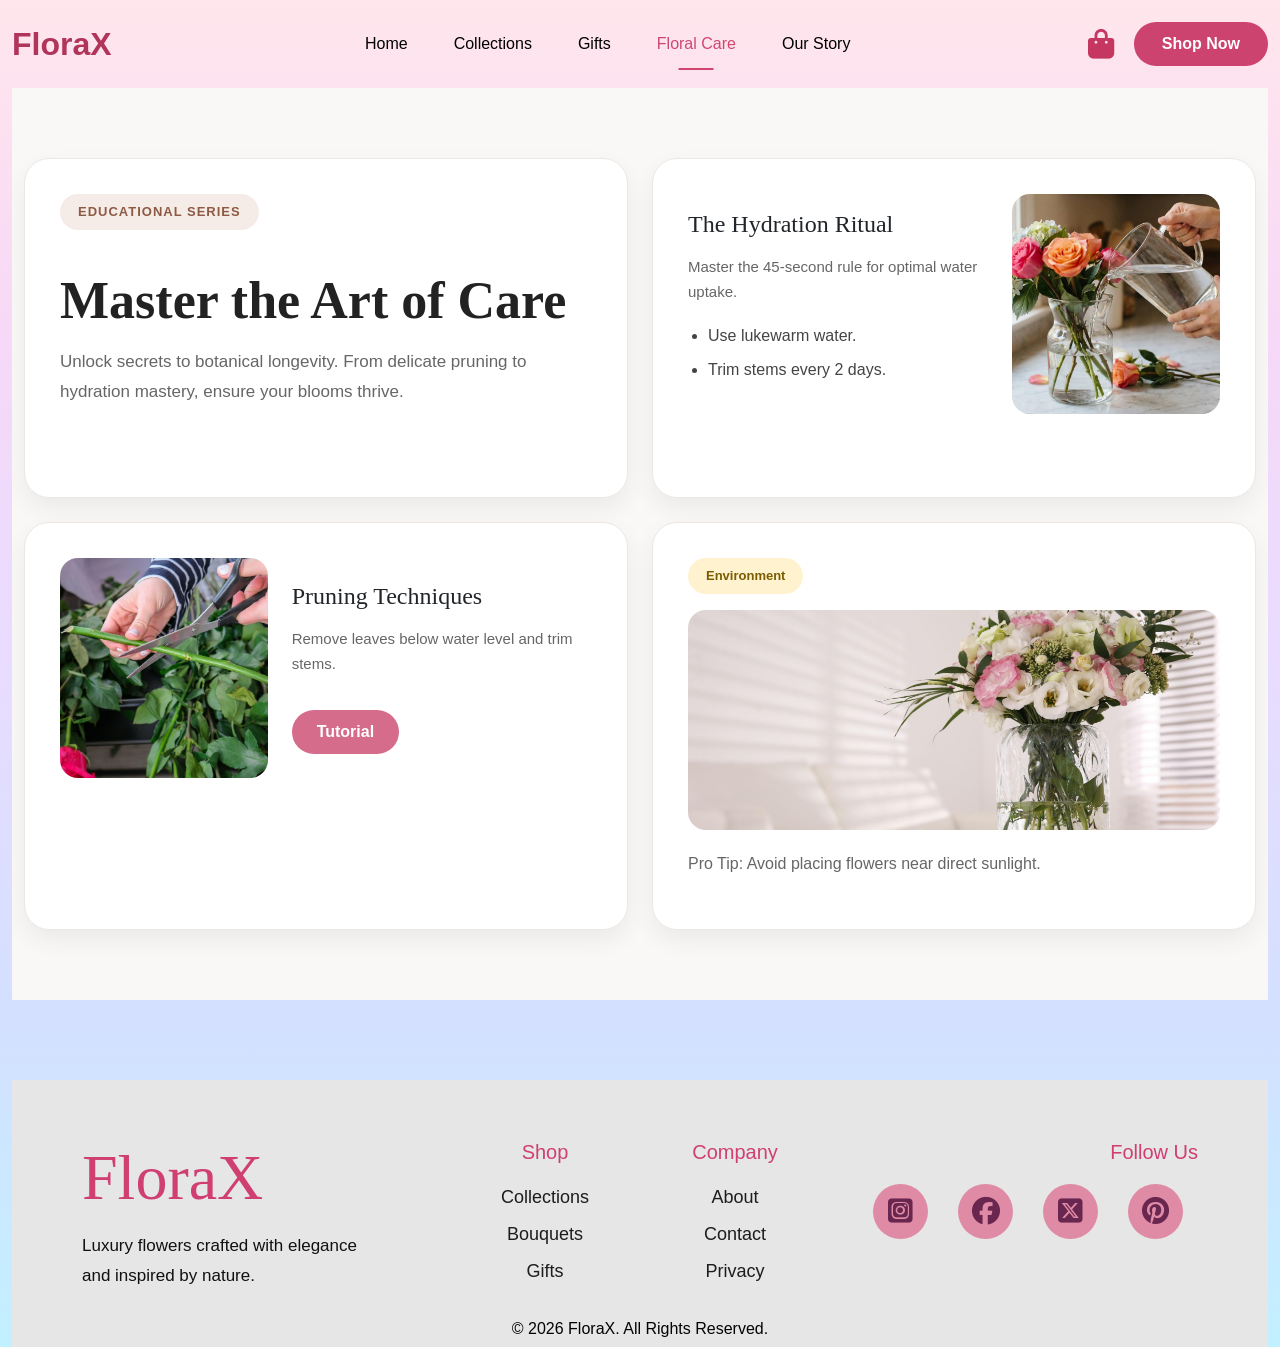
<file: floralcare.html>
<!DOCTYPE html>
<html lang="en">

<head>
    <meta charset="UTF-8">
    <meta name="viewport" content="width=device-width, initial-scale=1.0">
    <title>FloraX</title>
    <link href="https://cdn.jsdelivr.net/npm/bootstrap@5.0.2/dist/css/bootstrap.min.css" rel="stylesheet"
        integrity="sha384-EVSTQN3/azprG1Anm3QDgpJLIm9Nao0Yz1ztcQTwFspd3yD65VohhpuuCOmLASjC" crossorigin="anonymous">
    <script src="https://cdn.jsdelivr.net/npm/@popperjs/core@2.9.2/dist/umd/popper.min.js"
        integrity="sha384-IQsoLXl5PILFhosVNubq5LC7Qb9DXgDA9i+tQ8Zj3iwWAwPtgFTxbJ8NT4GN1R8p"
        crossorigin="anonymous"></script>
    <script src="https://cdn.jsdelivr.net/npm/bootstrap@5.0.2/dist/js/bootstrap.min.js"
        integrity="sha384-cVKIPhGWiC2Al4u+LWgxfKTRIcfu0JTxR+EQDz/bgldoEyl4H0zUF0QKbrJ0EcQF"
        crossorigin="anonymous"></script>
    <link rel="stylesheet" href="https://cdnjs.cloudflare.com/ajax/libs/font-awesome/6.7.2/css/all.min.css">
    <link rel="stylesheet" href="styles.css">
</head>

<body>
    <div class="container-fluid">
        <nav class="navbar navbar-expand-lg">

            <a class="navbar-brand logo" href="#">
                FloraX
            </a>

            <button class="navbar-toggler" type="button" data-bs-toggle="collapse" data-bs-target="#menu"
                aria-controls="menu" aria-expanded="false" aria-label="Toggle navigation">

                <span class="navbar-toggler-icon"></span>

            </button>

            <div class="collapse navbar-collapse" id="menu">

                <ul class="navbar-nav mx-auto">

                    <li class="nav-item">
                        <a class="nav-link" href="index.html">Home</a>
                    </li>

                    <li class="nav-item">
                        <a class="nav-link" href="collection.html">Collections</a>
                    </li>


                    <li class="nav-item">
                        <a class="nav-link" href="gift.html">Gifts</a>
                    </li>

                    <li class="nav-item">
                        <a class="nav-link active" href="#">Floral Care</a>
                    </li>

                    <li class="nav-item">
                        <a class="nav-link" href="abouts.html">Our Story</a>
                    </li>

                </ul>

                <div class="right-side">
                    <i class="fa-solid fa-bag-shopping bagg"></i>
                    <button class="shop-btn">Shop Now</button>
                </div>

            </div>

        </nav>

          <section class="care-section">

            <div class="container">

                <div class="row g-4">

                    <div class="col-12 col-md-6">

                        <div class="care-card intro-card">

                            <span class="care-tag">
                                EDUCATIONAL SERIES
                            </span>

                            <h2 class="care-title">
                                Master the Art of Care
                            </h2>

                            <p class="care-text">
                                Unlock secrets to botanical longevity. From delicate
                                pruning to hydration mastery, ensure your blooms thrive.
                            </p>

                        </div>

                    </div>

                    <div class="col-12 col-md-6">

                        <div class="care-card ritual-card">

                            <div class="row align-items-center">

                                <div class="col-7">

                                    <h4>The Hydration Ritual</h4>

                                    <p class="small-text">
                                        Master the 45-second rule for optimal water uptake.
                                    </p>

                                    <ul class="care-list">

                                        <li>Use lukewarm water.</li>

                                        <li>Trim stems every 2 days.</li>

                                    </ul>

                                </div>

                                <div class="col-5">

                                    <img src="images/imgg1.jpg"
                                        class="img-fluid care-img"
                                        alt="">

                                </div>

                            </div>

                        </div>

                    </div>

                    <div class="col-12 col-md-6">

                        <div class="care-card">

                            <div class="row align-items-center">

                                <div class="col-5">

                                    <img src="images/cut.jpg"
                                        class="img-fluid care-img"
                                        alt="">

                                </div>

                                <div class="col-7">

                                    <h4>Pruning Techniques</h4>

                                    <p class="small-text">
                                        Remove leaves below water level and trim stems.
                                    </p>

                                    <button class="care-btn">
                                        Tutorial
                                    </button>

                                </div>

                            </div>

                        </div>

                    </div>

                    <div class="col-12 col-md-6">

                        <div class="care-card">

                            <span class="care-badge">

                                Environment

                            </span>

                            <img src="images/sunlight'.jpg"
                                class="img-fluid care-img mt-3"
                                alt="">

                            <p class="environment-text">
                                Pro Tip: Avoid placing flowers near direct sunlight.
                            </p>

                        </div>

                    </div>

                </div>

            </div>

        </section>
        <section>
                <footer class="footer w-100">

        <div class="container">

            <div class="row">

                <div class="col-12 col-md-6 col-lg-4">

                    <div class="foot1">

                        <h1 class="foot-logo">
                            FloraX
                        </h1>

                        <p class="foot-text">
                            Luxury flowers crafted with elegance and inspired by nature.
                        </p>

                    </div>

                </div>

                <div class="col-6 col-md-3 col-lg-2">

                    <div class="foot2">

                        <h3 class="foot-head">
                            Shop
                        </h3>

                        <ul class="foot-list">
                            <li><a href="#">Collections</a></li>
                            <li><a href="#">Bouquets</a></li>
                            <li><a href="#">Gifts</a></li>
                        </ul>

                    </div>

                </div>

                <div class="col-6 col-md-3 col-lg-2">

                    <div class="foot2">

                        <h3 class="foot-head">
                            Company
                        </h3>

                        <ul class="foot-list">
                            <li><a href="#">About</a></li>
                            <li><a href="#">Contact</a></li>
                            <li><a href="#">Privacy</a></li>
                        </ul>

                    </div>

                </div>

                <div class="col-12 col-md-12 col-lg-4">

                    <div class="foot3">

                        <h3 class="foot-head">Follow Us</h3>

                        <div class="social">

                            <a href="#"><i class="fa-brands fa-square-instagram"></i></a>

                            <a href="#"><i class="fa-brands fa-facebook"></i></a>

                            <a href="#"><i class="fa-brands fa-square-x-twitter"></i></a>

                            <a href="#"><i class="fa-brands fa-pinterest"></i></a>

                        </div>

                    </div>

                </div>

            </div>

            <hr>

            <div class="copy">
                <p>© 2026 FloraX. All Rights Reserved.</p>
            </div>

        </div>

    </footer>
</section>
</div>
</body>
</html>
</file>
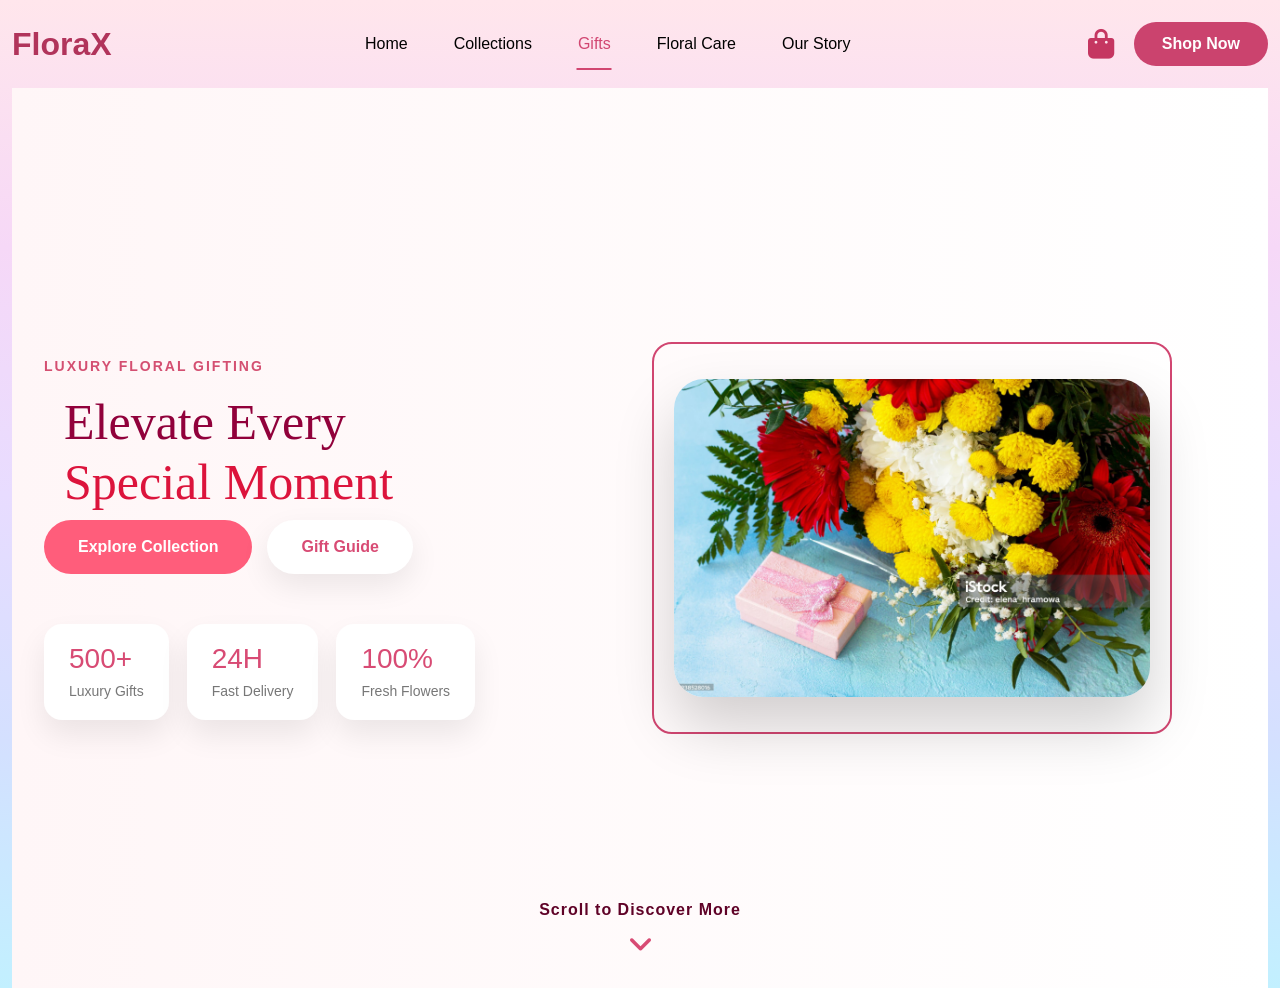
<file: gift.html>
<!DOCTYPE html>
<html lang="en">

<head>
    <meta charset="UTF-8">
    <meta name="viewport" content="width=device-width, initial-scale=1.0">
    <title>FloraX</title>
    <link href="https://cdn.jsdelivr.net/npm/bootstrap@5.0.2/dist/css/bootstrap.min.css" rel="stylesheet"
        integrity="sha384-EVSTQN3/azprG1Anm3QDgpJLIm9Nao0Yz1ztcQTwFspd3yD65VohhpuuCOmLASjC" crossorigin="anonymous">
    <script src="https://cdn.jsdelivr.net/npm/@popperjs/core@2.9.2/dist/umd/popper.min.js"
        integrity="sha384-IQsoLXl5PILFhosVNubq5LC7Qb9DXgDA9i+tQ8Zj3iwWAwPtgFTxbJ8NT4GN1R8p"
        crossorigin="anonymous"></script>
    <script src="https://cdn.jsdelivr.net/npm/bootstrap@5.0.2/dist/js/bootstrap.min.js"
        integrity="sha384-cVKIPhGWiC2Al4u+LWgxfKTRIcfu0JTxR+EQDz/bgldoEyl4H0zUF0QKbrJ0EcQF"
        crossorigin="anonymous"></script>
    <link rel="stylesheet" href="https://cdnjs.cloudflare.com/ajax/libs/font-awesome/6.7.2/css/all.min.css">
    <link rel="stylesheet" href="styles.css">
</head>

<body>
    
    
    
    <div class="container-fluid">
         <nav class="navbar navbar-expand-lg">

            <a class="navbar-brand logo" href="#">
                FloraX
            </a>

            <button class="navbar-toggler" type="button" data-bs-toggle="collapse" data-bs-target="#menu"
                aria-controls="menu" aria-expanded="false" aria-label="Toggle navigation">

                <span class="navbar-toggler-icon"></span>

            </button>

            <div class="collapse navbar-collapse" id="menu">

                <ul class="navbar-nav mx-auto">

                    <li class="nav-item">
                        <a class="nav-link" href="index.html">Home</a>
                    </li>

                    <li class="nav-item">
                        <a class="nav-link " href="collection.html">Collections</a>
                    </li>


                    <li class="nav-item">
                        <a class="nav-link active" href="#">Gifts</a>
                    </li>

                    <li class="nav-item">
                        <a class="nav-link" href="floralcare.html">Floral Care</a>
                    </li>

                    <li class="nav-item">
                        <a class="nav-link" href="abouts.html">Our Story</a>
                    </li>

                </ul>

                <div class="right-side">
                    <i class="fa-solid fa-bag-shopping bagg"></i>
                    <button class="shop-btn">Shop Now</button>
                </div>

            </div>

        </nav>


    <section class="gift-hero">

    <div class="container-fluid h-100">

        <div class="row h-100 align-items-center">

            <div class="col-12 col-lg-6 order-2 order-lg-1">

                <div class="hero-content">

                    <span class="hero-tag">
                        LUXURY FLORAL GIFTING
                    </span>

                    <h1 class="hero-title3 ">
                        Elevate Every <br>
                        <span style="color: crimson; font-family: 'Times New Roman', Times, serif; font-size: 50px; padding-right: 20px;">Special Moment</span>
                    </h1>

                   

                    <div class="hero-buttons">

                        <a href="#" class="btn-primary-custom">
                            Explore Collection
                        </a>

                        <a href="#" class="btn-secondary-custom">
                            Gift Guide
                        </a>

                    </div>

                    <div class="hero-features">

                        <div class="feature">

                            <h3>500+</h3>

                            <p>Luxury Gifts</p>

                        </div>

                        <div class="feature">

                            <h3>24H</h3>

                            <p>Fast Delivery</p>

                        </div>

                        <div class="feature">

                            <h3>100%</h3>

                            <p>Fresh Flowers</p>

                        </div>

                    </div>

                </div>

            </div>

            <div class="col-12 col-lg-6 order-1 order-lg-2">

                <div class="hero-image">

                    <div class="shape shape-one"></div>

                    <div class="shape shape-two"></div>

                    <img src="images/gift.jpg"
                         class="img-fluid"
                         alt="Luxury Floral Gift">

                </div>

            </div>
            

        </div>
        <div class="explore-bottom">

    <p>Scroll to Discover More</p>

    <i class="fa-solid fa-angle-down"></i>

</div>

    </div>

</section>
</div>

        </body></html>
</file>
<file: styles.css>
* {
    margin: 0;
    padding: 0;
    box-sizing: border-box;
    font-family: Arial, Helvetica, sans-serif;
}

html,
body {
    overflow-x: hidden;
}

body {
    margin: 0;
    min-height: 100vh;
    background: linear-gradient(to bottom, #ffe6ec, #f6d8f7, #e8dcff, #d4e0ff, #c2f0ff);
}


section{
    overflow:hidden;
}

img{
    max-width:100%;
}


.navbar {
    padding: 15px 0;
    background: transparent !important;
    position: sticky;
    top: 0;
    z-index: 1000;
}

.logo {
    font-size: 28px;
    font-weight: 700;
    color: #b1345b !important;
    text-decoration: none;
}

.navbar-toggler {
    border: none;
}

.navbar-toggler:focus {
    box-shadow: none;
}

.navbar-toggler{
    border:2px solid #cb436e;
    padding:6px 10px;
}

.navbar-toggler:focus{
    box-shadow:none;
}

.navbar-toggler-icon{
    filter:none;
}
.navbar-toggler-icon{
    background-image:url("data:image/svg+xml,%3csvg xmlns='http://www.w3.org/2000/svg' viewBox='0 0 30 30'%3e%3cpath stroke='rgba(203,67,110,1)' stroke-linecap='round' stroke-miterlimit='10' stroke-width='2' d='M4 7h22M4 15h22M4 23h22'/%3e%3c/svg%3e");
}
.navbar-nav {
    gap: 10px;
    text-align: center;
    margin: 20px 0;
}

.nav-link {
    color: #000000 !important;
    font-size: 16px;
    font-weight: 500;
    position: relative;
    transition: 0.3s;
}

.nav-link:hover {
    color: #d14671 !important;
}

.nav-link.active {
    color: #d14671 !important;
}

.nav-link.active::after {
    content: "";
    position: absolute;
    left: 50%;
    transform: translateX(-50%);
    bottom: -6px;
    width: 35px;
    height: 2px;
    background: #d14671;
}

.right-side {
    display: flex;
    flex-direction: column;
    align-items: center;
    gap: 15px;
    margin-top: 20px;
}

.bagg {
    color: #c53661;
    font-size: 30px;
}

.shop-btn {
    width: 180px;
    padding: 10px 28px;
    border: none;
    border-radius: 30px;
    background:  #cb436e;
    color: #fff;
    font-weight: 600;
    transition: 0.3s;
}

.shop-btn:hover {
    background: #94173d;
}

@media (min-width: 768px) {
    .logo {
        font-size: 30px;
    }

    .navbar-nav {
        gap: 15px;
        text-align: center;
    }

    .right-side {
        flex-direction: row;
        justify-content: center;
        gap: 20px;
        margin-top: 20px;
    }

    .shop-btn {
        width: auto;
    }
}

@media (min-width: 992px) {
    .logo {
        font-size: 32px;
    }

    .navbar-nav {
        gap: 30px;
        margin: 0 auto;
        text-align: left;
    }

    .right-side {
        margin-top: 0;
        justify-content: flex-end;
        align-items: center;
        gap: 20px;
    }

    .shop-btn {
        width: auto;
        padding: 10px 28px;
    }
}
.dropdown-menu {
    border: 1px solid black;
    border-radius: 10px;
}

.dropdown-item:hover {
    background: #d14671;
    color: #0e0d0d;
}

.logo {
    opacity: 0;
    animation: slideLeft .8s ease forwards;
}

.nav-item {
    opacity: 0;
    animation: fadeDown .6s ease forwards;
}

.nav-item:nth-child(1) {
    animation-delay: .2s;
}

.nav-item:nth-child(2) {
    animation-delay: .4s;
}

.nav-item:nth-child(3) {
    animation-delay: .6s;
}

.nav-item:nth-child(4) {
    animation-delay: .8s;
}

.nav-item:nth-child(5) {
    animation-delay: 1s;
}

.right-side {
    opacity: 0;
    animation: slideRight .8s ease forwards;
    animation-delay: 1s;
}

.shop-btn {
    transition: .3s;
}

.shop-btn:hover {
    transform: translateY(-4px) scale(1.05);
}

.shop-btn {
    animation: zoomIn 1s ease;
}

.bagg:hover {
    animation: rotate .5s ease;
}

@keyframes slideLeft {
    from {
        opacity: 0;
        transform: translateX(-60px);
    }

    to {
        opacity: 1;
        transform: translateX(0);
    }
}

@keyframes slideRight {
    from {
        opacity: 0;
        transform: translateX(60px);
    }

    to {
        opacity: 1;
        transform: translateX(0);
    }
}

@keyframes fadeDown {
    from {
        opacity: 0;
        transform: translateY(-25px);
    }

    to {
        opacity: 1;
        transform: translateY(0);
    }
}

@keyframes zoomIn {
    from {
        opacity: 0;
        transform: scale(.8);
    }

    to {
        opacity: 1;
        transform: scale(1);
    }
}

@keyframes rotate {
    from {
        transform: rotate(0deg);
    }

    to {
        transform: rotate(360deg);
    }
}


.carousel,
.carousel-inner,
.carousel-item {
    width: 100%;
}


.carousel-item img {
    display: block;
}


.carousel-item img {
    width: 100%;
    height: 60vh;
    object-fit: cover;
    display: block;
}


.carousel-caption{
    left: 0 !important;
    right: 0 !important;
    bottom: 0 !important;
    text-align: center;
}


.hero-text {

    position:relative;
    left: 15px;
    top: -250px;
    width:90%;
    text-align:center;

    display:flex;
    flex-direction:column;
    justify-content:center;
    align-items:center;

}
.carousel-caption.hero-text{
    position: absolute !important;
    left: 50% !important;
    top: 50% !important;
    bottom: auto !important;
    right: auto !important;
    transform: translate(-50%, -50%) !important;
    width: 90%;
    margin: 0;
    padding: 0;
}
.season{
    font-size:15px;
    margin-bottom:15px;
    color: #7c0037;
    background-color: rgba(174, 164, 164, 0.538);
    border-radius: 50px;
    border: 3px solid white;
}

.hero-title{
    font-size:32px;
    color:#cf4e72;
    background-color: #6c606077;
    margin-bottom:15px;
}

.hero-para{
    font-size:15px;
    color:#bb0b37;
     background-color: #e6dbdb77;
    margin:0;
}
@media (min-width:768px){

    .hero1{
            position: relative;
            bottom: -20px;
}
    

    .hero-tag1{
    background:rgba(225,221,221,.6);
    border:5px solid rgba(233,166,166,.8);
    padding:10px;
    border-radius:25px;
    color:#91013b;
    font-size:14px;
}
.hero-title1{
    font-size:55px;
    color:#5f0227;
    font-style:italic;
    font-weight:bold;
    margin-top:30px;
}


.hero-btn1{
    background:#d81b60;
    color:#fff;
    border:none;
    border-radius:30px;
    padding:12px;
}

.hero-title1 span{
    color:#c2185b;
}

.hero-para1{
    margin:20px 0;
    font-size:18px;
    line-height:30px;
}

.hero-btn2{
    background:#fff;
    border-radius:30px;
    padding:12px;
}

.hero-image{
    width:90%;
    max-width:520px;
    height:35vh;
    object-fit:cover;
    border:2px solid #d14671;
    border-radius:20px;
    position: relative;
   
}
.hero-feature{
    display:flex;
    justify-content:center;
    gap:20px;
    flex-wrap:wrap;
    margin-top:25px;
    position: relative;
    left: 200px;
    top: -30px;
}

.hero-feature span{
    color:#5f0227;
    font-size:12px;
    font-weight:600;
}

.hero-feature i{
    color:#d14671;
    margin-right:6px;
}
 .card2 {
        position: relative;
        top: -1px !important;
    }
}



@media (min-width:992px){
.hero{
    width:100%;
    min-height:80vh;
    display:flex;
    align-items:center;
    padding:80px 40px;
    position: relative;
    top: -80px;
}

.hero-tag2{
    display:inline-block;
    background:rgba(225,221,221,.6);
    border:5px solid rgba(233,166,166,.8);
    color:#91013b;
    padding:10px 18px;
    border-radius:30px;
    font-size:14px;
    margin-bottom:25px;
}

.hero-title2{
    font-size:65px;
    font-weight:700;
    color:#5f0227;
    font-style:italic;
    line-height:1.1;
    margin-bottom:20px;
}

.hero-title2 span{
    color:#c2185b;
}

.hero-para2{
    font-size:18px;
    line-height:32px;
    color:#222;
    margin-bottom:35px;
}

.hero-btn12{
    background:#d81b60;
    color:#fff;
    border:none;
    padding:12px 30px;
    border-radius:30px;
    margin-right:15px;
    transition:.3s;
}

.hero-btn12:hover{
    background:#b0004d;
}

.hero-btn13{
    background:#fff;
    color:#000;
    border:1px solid #d81b60;
    padding:12px 30px;
    border-radius:30px;
    transition:.3s;
}

.hero-btn13:hover{
    background:#d81b60;
    color:#fff;
}

.hero-image5{
    width:100%;
    height: 400px;
    object-fit:cover;
    border-radius:25px;
    border:2px solid #a74f6c;
    position: relative;
    top: 20px;
}

.hero-feature{
    display:flex;
    justify-content:center;
    gap:20px;
    flex-wrap:wrap;
    margin-top:25px;
    
   
}

.hero-feature span{
    color:#5f0227;
    font-size:15px;
    font-weight:600;
    position: relative;
     left: -200px;
     top:40px;
}

.hero-feature i{
    color:#d14671;
    margin-right:6px;
}
 
     .cards {
        display: flex;
        flex-wrap: wrap;
        justify-content: center;
        gap: 20px;
       
    }
     .card2 {
        position: relative;
        top: 0px;
    }
      .fresh-picks{
    position:relative;
    bottom:150px;
}



}
.card-img-top {
    border: #f7f0f29e solid 5px;
    border-radius: 25px;
}
.card2 {
        position: relative;
        top: 30px;
       
    }
    .btn-view-all{
         background: #ab213a;
    color: #fff;
    text-decoration: none;
    padding: 14px 32px;
    border-radius: 50px;
    font-weight: 300;
    }
    .btn-view-all:hover {
    background: #b92e58;
    color: #b1afda;
}

.card{
    border:none;
    border-radius:25px;
    overflow:hidden;
    animation: cardEntry 1s ease forwards;
    opacity:0;
}
@keyframes cardEntry{

    from{
        opacity:0;
        transform:translateY(80px) scale(0.9);
        box-shadow:0 0 0 rgba(216,27,96,0);
    }


    to{
        opacity:1;
        transform:translateY(0) scale(1);
        box-shadow:0 20px 45px rgba(216,27,96,0.20);
    }

}
.card:nth-child(1){
    animation-delay:.2s;
}

.card:nth-child(2){
    animation-delay:.4s;
}

.card:nth-child(3){
    animation-delay:.6s;
}

.card:nth-child(4){
    animation-delay:.8s;
}

.card:nth-child(5){
    animation-delay:1s;
}

.card:nth-child(6){
    animation-delay:1.2s;
}

.card{
    border:none;
    border-radius:25px;
    overflow:hidden;
    transition:all 0.4s ease;
}


.card:hover,
.card:active{
    transform:translateY(-15px);
    box-shadow:0 20px 45px rgba(216,27,96,0.25);
}


.card-img-top{
    transition:transform 0.5s ease;
}


.card:hover .card-img-top,
.card:active .card-img-top{
    transform:scale(1.08);
}


.card-body{
    transition:0.4s ease;
}
.c1{
    width:38px;
    height:38px;
    border:none;
    border-radius:50%;
    display:flex;
    justify-content:center;
    align-items:center;
    background:#d03a6c;
    padding:0;
    transition:.4s;
}

.c1 i{
    font-size:15px;
    color:#fff;
    margin:0;
    line-height:1;
}

.card:hover .c1{
    background:#d12d5c;
    animation:plusPop .5s ease;
}

.card:hover .c1 i{
    transform:rotate(90deg);
}

.card:hover .c1{
    animation:plusBtn .5s ease forwards;
}

@keyframes plusBtn{

    from{
        transform:scale(1) rotate(0deg);
        background:#e2beca;
    }

    to{
        transform:scale(1.15) rotate(45deg);
        background:#8d4e5fb2;
    }

}
.fa-spa,.fa-paintbrush,.fa-star-of-david{
    font-size: 40px;
    color: #8b0039;
}
.fa-spa,
.fa-paintbrush,
.fa-star-of-david{
    font-size:40px;
    color:#8b0039;
    margin-bottom:15px;
    animation:iconPop 1s ease;
    transition:.4s;
}

.card:hover .fa-spa,
.card:hover .fa-paintbrush,
.card:hover .fa-star-of-david{
    transform:translateY(-8px) scale(1.15) rotate(10deg);
    color:#ff4f81;
}
@keyframes iconPop{

    from{
        opacity:0;
        transform:translateY(30px) scale(.7);
    }

    to{
        opacity:1;
        transform:translateY(0) scale(1);
    }

}
 .ft{
    background:#ffffff67;
    padding:30px 20px;
    border-radius:25px;
    text-align:center;
    margin:80px 0;
}

.join-title{
    color:#cf3f72;
    font-size:42px;
    font-family:Georgia,serif;
    margin-bottom:15px;
}

.join-text{
    color:#555;
    font-size:17px;
    line-height:30px;
    margin-bottom:30px;
}

.join-form{
    display:flex;
    flex-direction:column;
    gap:15px;
    align-items:center;
}

.email-box{
    width:100%;
    max-width:500px;
    height:55px;
    border:1px solid #ddd;
    border-radius:30px;
    padding:0 20px;
}

.subscribe-btn{
    width:180px;
    height:55px;
    border:none;
    border-radius:30px;
    background:#cf3f72;
    color:#fff;
    font-weight:600;
    transition:.4s;
}

.subscribe-btn:hover{
    background:#a72c57;
    transform:translateY(-5px);
}

@media(min-width:768px){

.ft{
    padding:50px 40px;
}

.join-title{
    font-size:40px;
}

.join-text{
    width:80%;
    margin:20px auto 35px;
}

.join-form{
    flex-direction:row;
    justify-content:center;
}

.email-box{
    width:70%;
}

}
@media(min-width:992px){

.ft{
    padding:60px;
}

.join-title{
    font-size:48px;
}

.join-text{
    width:65%;
}

.email-box{
    width:420px;
    height:60px;
}

.subscribe-btn{
    height:60px;
}

}
.footer{
    width:100%;
    background:#fff;
    padding:30px 0;
    position: relative;
    top: 80px;
}

.foot1,
.foot2,
.foot3{
    text-align:center;
    margin-bottom:25px;
}

.foot-logo{
    font-size:3rem;
    font-family:Georgia,serif;
    color:#cf3f72;
    margin-bottom:15px;
}

.foot-text{
    color:#666;
    font-size:16px;
    line-height:28px;
    max-width:280px;
    margin:auto;
}

.foot-head{
    color:#cf3f72;
    font-size:30px;
    margin-bottom:18px;
}

.foot-list{
    list-style:none;
    padding:0;
    margin:0;
}

.foot-list li{
    margin-bottom:12px;
}

.foot-list a{
    text-decoration:none;
    color:#666;
    font-size:17px;
    transition:.3s;
}

.foot-list a:hover{
    color:#cf3f72;
}

.social{
    display:flex;
    justify-content:center;
    gap:15px;
    margin-top:15px;
}

.social a{
    width:50px;
    height:50px;
    border-radius:50%;
    background:#fde8ef;
    color:#cf3f72;
    display:flex;
    justify-content:center;
    align-items:center;
    font-size:22px;
    text-decoration:none;
    transition:.4s;
}

.social a:hover{
    background:#cf3f72;
    color:#fff;
    transform:translateY(-5px);
}

.footer hr{
    margin:25px 0 15px;
    color:#ddd;
}

.copy{
    text-align:center;
    color:#453939;
    font-size:16px;
    position: relative;
    top: -50px;
}

@media(min-width:768px){

    .foot1{
        text-align:left;
    }

    .foot2{
        text-align:center;
    }

    .foot3{
        text-align:right;
    }

    .foot-text{
        margin:0;
    }

    .social{
        justify-content:flex-end;
    }

}

@media(min-width:992px){

    .foot-logo{
        font-size:4rem;
    }

    .foot-head{
        font-size:32px;
    }

    .foot-text{
        font-size:17px;
        line-height:30px;
    }

    .foot-list a{
        font-size:18px;
    }

    .social a{
        width:55px;
        height:55px;
        font-size:24px;
    }
     .le{
        padding-top:25px;
    }

}
.le{
    padding-top:20px;
}

.collection-section{
    width:100%;
    min-height:80vh;
    display:flex;
    align-items:center;
}

.collection-section .row{
    align-items:center;
}

    
  .collection-img{
    width:100%;
    max-width:450px;
    border-radius:25px;
    object-fit:cover;
}

.collection-section{
    width:100%;
    min-height:80vh;
    display:flex;
    align-items:center;
    padding:40px 0;
}
.collection-tag{
    display:inline-block;
    background:#bd8e9f;
    color:#d14671;
    padding:8px 18px;
    border-radius:30px;
    font-size:14px;
    font-weight:600;
    margin-bottom:20px;
}
.collection-heading{
    color: #91013b;
    font-size: 50px;
    font-family: serif;
    font-weight:bolder;
}
.heading-decoration{
    display:flex;
    align-items:center;
    gap:15px;
    margin:18px 0 25px;
}

.heading-decoration span{
    width:70px;
    height:3px;
    background:#d14671;
    border-radius:20px;
}

.heading-decoration i{
    color:#4e081e;
    font-size:22px;
}

.collection-features{
    display:flex;
    flex-wrap:wrap;
    gap:15px;
    margin-top:25px;
}

.feature-box{
    display:flex;
    align-items:center;
    gap:8px;
    padding:12px 20px;
    background:#fff;
    border-radius:30px;
    color:#b93557;
    font-weight:600;
    box-shadow:0 10px 25px rgba(209,70,113,.12);
    transition:.4s;
}

.feature-box i{
    color:#d14671;
}

.feature-box:hover{
    transform:translateY(-5px);
    box-shadow:0 18px 35px rgba(209,70,113,.22);
}
.collection-tag{
    animation:tag 1s ease;
}

.collection-img{
    height: 300px;
}

@media (max-width:767px){

    .collection-section{
        min-height:auto;
        padding:60px 0;
    }

}
@media (min-width:768px) and (max-width:991px){

    .collection-img{
        max-width:100%;
        width:100%;
        height:420px;
        object-fit:cover;
        border-radius:25px;
    }

    .collection-heading{
        font-size:42px;
    }

    .collection-text{
        font-size:16px;
        line-height:28px;
    }
}
.collection-img{
    animation:
        imageAppear 1.2s ease,
        floatImage 4s ease-in-out 1.2s infinite;
}

@keyframes imageAppear{

    from{
        opacity:0;
        transform:translateX(60px) scale(.9);
    }

    to{
        opacity:1;
        transform:translateX(0) scale(1);
    }

}
@keyframes tag{
    from{
        opacity:0;
        transform:translateX(-50px);
    }
    to{
        opacity:1;
        transform:translateX(0);
    }
}

.collection-heading{
    animation:heading 1.2s ease;
}

@keyframes heading{
    from{
        opacity:0;
        transform:translateY(45px);
    }
    to{
        opacity:1;
        transform:translateY(0);
    }
}

.heading-decoration{
    animation:decoration 1.3s ease;
}

@keyframes decoration{
    from{
        opacity:0;
        transform:scale(.8);
    }
    to{
        opacity:1;
        transform:scale(1);
    }
}

.collection-text{
    animation:text 1.4s ease;
}

@keyframes text{
    from{
        opacity:0;
        transform:translateY(50px);
    }
    to{
        opacity:1;
        transform:translateY(0);
    }
}

.collection-features{
    animation:features 1.6s ease;
}

@keyframes features{
    from{
        opacity:0;
        transform:translateY(40px);
    }
    to{
        opacity:1;
        transform:translateY(0);
    }
}

.collection-img{
    animation:image 1.6s ease;
}

@keyframes image{
    from{
        opacity:0;
        transform:scale(.8);
    }
    to{
        opacity:1;
        transform:scale(1);
    }
}

@media(max-width:767px){

    .collection-tag{
        display:block;
        width:max-content;
        margin:0 auto 20px;
    }

    .heading-decoration{
        justify-content:center;
    }

    .collection-features{
        justify-content:center;
    }

    .feature-box{
        font-size:14px;
        padding:10px 16px;
    }
}
.filter-wrapper{
    display:flex;
    justify-content:space-between;
    align-items:center;
    margin-top:50px;
    flex-wrap:wrap;
    gap:20px;
}

.occasion-scroll{
    display:flex;
    gap:15px;
    overflow-x:auto;
    scrollbar-width:none;
}

.occasion-scroll::-webkit-scrollbar{
    display:none;
}

.filter-btn{
    border:none;
    background:#fff;
    color:#444;
    padding:12px 25px;
    border-radius:40px;
    font-weight:600;
    white-space:nowrap;
    box-shadow:0 8px 20px rgba(0,0,0,.08);
    transition:.4s;
}

.filter-btn:hover{
    background:#d14671;
    color:#fff;
    transform:translateY(-4px);
}

.active-btn{
    background:#d14671;
    color:#fff;
}

.filter-right{
    display:flex;
    align-items:center;
    gap:10px;
    color:#b93557;
    font-weight:600;
}
.collection-card{
    display:flex;
    justify-content:center;
    margin-top:20px;
}

.flower-card{
    position:relative;
    top:0;
    margin-bottom:20px;
}

.flower-card:hover{
    transform:translateY(-12px) scale(1.03);
    box-shadow:0 25px 45px rgba(209,70,113,.25);
}

.flower-card img{
    width:100%;
    height:100%;
    object-fit:cover;
    transition:.6s ease;
}

.flower-card:hover img{
    transform:scale(1.08);
}

.overlay{
    position:absolute;
    left:20px;
    right:20px;
    bottom:20px;
    padding:20px;
    background:rgba(255,255,255,.30);
    backdrop-filter:blur(15px);
    -webkit-backdrop-filter:blur(15px);
    border-radius:20px;
    border:1px solid rgba(255,255,255,.5);
    transition:.5s;
}

.flower-card:hover .overlay{
    transform:translateY(-8px);
    background:rgba(255,255,255,.38);
}

.tag{
    display:inline-block;
    background:#ffe4eb;
    color:#d6336c;
    padding:6px 14px;
    border-radius:30px;
    font-size:12px;
    font-weight:700;
    margin-bottom:12px;
}

.overlay h5{
    font-size:26px;
    color:#222;
    font-weight:700;
    margin-bottom:10px;
}

.overlay p{
    font-size:14px;
    color:#444;
    line-height:1.6;
    margin-bottom:18px;
}

.order{
    background:#b0004d;
    color:#fff;
    border-radius:30px;
    padding:10px 22px;
    transition:.4s;
    border:none;
}

.order:hover{
    background:#5f0227;
    color:#f8d8e4;
    transform:translateY(-3px);
}
.marg{
    position:relative;
    left:0;
    margin:0;
}

@media (max-width:767px){

    .flower-card{
        max-width:100%;
        height:400px;
    }

    .overlay{
        left:15px;
        right:15px;
        bottom:15px;
        padding:15px;
    }

    .overlay h5{
        font-size:22px;
    }

    .overlay p{
        font-size:13px;
    }
}

@media (min-width:768px){

    .flower-card{
        height:430px;
    }

    .overlay h5{
        font-size:24px;
    }
    @media (max-width:991px){

    .flower-card:active{
        transform:translateY(-10px) scale(.98);
        box-shadow:0 20px 40px rgba(209,70,113,.30);
    }

    .flower-card:active img{
        transform:scale(1.08);
    }

    .flower-card:active .overlay{
        transform:translateY(-8px);
        background:rgba(255,255,255,.40);
    }

    .order:active{
        transform:scale(.95);
        background:#5f0227;
    }

}
}

@media (min-width:992px){

    .flower-card{
        height:500px;
    }

    .overlay h5{
        font-size:28px;
    }

    .overlay p{
        font-size:15px;
    }
    .collection-section{
    width:100%;
    min-height:80vh;
    display:flex;
    align-items:center;
    padding:40px 0;
}
.collection-tag{
    display:inline-block;
    background:#bd8e9f;
    color:#d14671;
    padding:8px 18px;
    border-radius:30px;
    font-size:14px;
    font-weight:600;
    margin-bottom:20px;
}
.collection-heading{
    color: #91013b;
    font-size: 50px;
    font-family: serif;
    font-weight:bolder;
}
}
.flower-card:active{
    transform:translateY(-10px) scale(.98);
    box-shadow:0 20px 40px rgba(209,70,113,.30);
}

.flower-card:active img{
    transform:scale(1.08);
}

.flower-card:active .overlay{
    transform:translateY(-8px);
    background:rgba(255,255,255,.40);
}

.order:active{
    transform:scale(.95);
    background:#5f0227;
}
.flower-card{
    width:100%;
    max-width:360px;
    height:500px;
    background:#fff;
    border-radius:30px;
    overflow:hidden;
    box-shadow:0 15px 35px rgba(0,0,0,.10);
    transition:.5s ease;
    position:relative;
}

.flower-card:hover{
    transform:translateY(-15px);
    box-shadow:0 25px 50px rgba(209,70,113,.25);
}

.flower-card img{
    width:100%;
    height:270px;
    object-fit:cover;
    transition:.6s;
}

.flower-card:hover img{
    transform:scale(1.08);
}

.flower-content{
    padding:28px;
    text-align:center;
    background:#fff;
}

.tag{
    display:inline-block;
    padding:7px 18px;
    border-radius:30px;
    background:#ffe7ef;
    color:#d14671;
    font-size:12px;
    font-weight:700;
    letter-spacing:1px;
    margin-bottom:18px;
}

.flower-content h3{
    font-size:28px;
    font-family:Georgia,serif;
    color:#5f0227;
    margin-bottom:15px;
}

.flower-content p{
    font-size:15px;
    color:#666;
    line-height:28px;
    margin-bottom:25px;
}

.order{
    display:inline-block;
    background:linear-gradient(135deg,#d14671,#b0004d);
    color:#fff;
    padding:12px 30px;
    border-radius:40px;
    font-weight:600;
    transition:.4s;
}

.order:hover{
    background:linear-gradient(135deg,#b0004d,#7c0037);
    color:#fff;
    transform:translateY(-4px);
}

@media(max-width:767px){

    .flower-card{
        height:auto;
    }

    .flower-card img{
        height:240px;
    }

    .flower-content{
        padding:22px;
    }

    .flower-content h3{
        font-size:24px;
    }

}

@media(min-width:768px){

    .flower-card img{
        height:260px;
    }

}

@media(min-width:992px){

    .flower-card img{
        height:280px;
    }

}

.featured-title{
    font-size:55px;
    font-family:Georgia, serif;
    color:#5f0227;
    font-weight:bold;
    margin-bottom:15px;
    transition:.4s;
}

.featured-title:hover{
    color:#d14671;
    letter-spacing:2px;
}

.heading-design{
    display:flex;
    justify-content:center;
    align-items:center;
    gap:18px;
    margin-bottom:25px;
}

.heading-design span{
    width:90px;
    height:3px;
    background:#d14671;
    border-radius:20px;
}

.heading-design i{
    color:#8b0039;
    font-size:22px;
}

.featured-text{
    max-width:700px;
    margin:0 auto;
    color:#555;
    font-size:18px;
    line-height:32px;
    transition:.4s;
}

.featured-text:hover{
    color:#222;
}
.featured-heading{
    position: relative;
    top: 20px;
}

.collection-row{
    position: relative;
    top: 80px;
}

@media(max-width:767px){

    .featured-title{
        font-size:36px;
    }

    .heading-design span{
        width:50px;
    }

    .heading-design i{
        font-size:18px;
    }

    .featured-text{
        font-size:16px;
        line-height:28px;
    }

}
.featured-heading{
    position: relative;
    top: 40px;
}

@media (min-width:768px){
    .featured-heading{
        top: 60px;
    }
}

@media (min-width:992px){
    .featured-heading{
        top: 80px;
    }
}


.gift-hero{
    width:100%;
    min-height:100vh;
    background:linear-gradient(135deg,#fff7f8,#fff,#fff2f5);
    .gift-hero{
    overflow:visible;
}
    position:relative;
}

.hero-content{
    height:100%;
    display:flex;
    flex-direction:column;
    justify-content:center;
    padding:35px 20px;
}

.hero-tag{
    display:inline-block;
    color:#d84b74;
    font-size:14px;
    font-weight:700;
    letter-spacing:3px;
    margin-bottom:18px;
    animation:slideLeft .8s ease;
}

.hero-title{
    font-family:Georgia,serif;
    font-size:48px;
    line-height:1.1;
    color:#5f0227;
    margin-bottom:25px;
    animation:slideUp 1s ease;
}

.hero-title span{
    display:block;
    color:#d84b74;
}

.hero-text{
    color:#666;
    font-size:17px;
    line-height:30px;
    max-width:520px;
    margin-bottom:35px;
    animation:fadeUp 1.2s ease;
}

.hero-buttons{
    display:flex;
    flex-wrap:wrap;
    gap:15px;
    margin-bottom:50px;
    animation:fadeUp 1.4s ease;
}

.btn-primary-custom,
.btn-secondary-custom{
    text-decoration:none;
    padding:15px 34px;
    border-radius:50px;
    font-weight:600;
    transition:.4s;
}

.btn-primary-custom{
    background:#ff5d7b;
    color:#fff;
}

.btn-primary-custom:hover{
    color:#fff;
    transform:translateY(-6px);
    box-shadow:0 20px 35px rgba(255,93,123,.35);
}

.btn-secondary-custom{
    background:#fff;
    color:#d84b74;
    box-shadow:0 12px 30px rgba(0,0,0,.08);
}

.btn-secondary-custom:hover{
    color:#d84b74;
    transform:translateY(-6px);
}

.hero-features{
    display:flex;
    gap:18px;
    flex-wrap:wrap;
    animation:fadeUp 1.6s ease;
}

.feature{
    background:#fff;
    padding:18px 25px;
    border-radius:18px;
    box-shadow:0 15px 30px rgba(0,0,0,.08);
    min-width:120px;
    transition:.4s;
}

.feature:hover{
    transform:translateY(-8px);
}

.feature h3{
    color:#d84b74;
    font-size:28px;
    margin-bottom:5px;
}

.feature p{
    color:#777;
    font-size:14px;
    margin:0;
}

.hero-image{
    height:100%;
    display:flex;
    justify-content:center;
    align-items:center;
    position:relative;
    padding:35px 20px;
}

.hero-image img{
    width:100%;
    max-width:650px;
    border-radius:30px;
    position:relative;
 
    box-shadow:0 30px 60px rgba(0,0,0,.18);
    animation:imageMove 1.5s ease;
    transition:.5s;
}

.hero-image img:hover{
    transform:scale(1.03);
}

.shape{
    position:absolute;
    border-radius:50%;
    filter:blur(5px);
    animation:float 6s ease-in-out infinite;
}

.shape-one{
    width:230px;
    height:230px;
    background:#ffd8e4;
    top:40px;
    left:30px;
}

.shape-two{
    width:180px;
    height:180px;
    background:#ffeef4;
    bottom:40px;
    right:40px;
    animation-delay:2s;
}

@media(min-width:768px){

    .hero-content{
        padding:60px;
    }

    .hero-title{
        font-size:62px;
    }

    .hero-image img{
        max-width:560px;
    }

}

@media(min-width:992px){

    .gift-hero {
    height:100vh;
}

.gift-hero .container-fluid,.gift-hero .row{
    height:100vh;
}

    .hero-content{
        padding:0 70px;
    }

    .hero-title{
        font-size:82px;
    }

    .hero-text{
        font-size:19px;
    }

    .hero-image img{
        max-width:720px;
        max-height:85vh;
        object-fit:cover;
    }

}

@keyframes slideLeft{

    from{
        opacity:0;
        transform:translateX(-60px);
    }

    to{
        opacity:1;
        transform:translateX(0);
    }

}

@keyframes slideUp{

    from{
        opacity:0;
        transform:translateY(50px);
    }

    to{
        opacity:1;
        transform:translateY(0);
    }

}

@keyframes fadeUp{

    from{
        opacity:0;
        transform:translateY(35px);
    }

    to{
        opacity:1;
        transform:translateY(0);
    }

}

@keyframes imageMove{

    from{
        opacity:0;
        transform:translateX(80px) scale(.9);
    }

    to{
        opacity:1;
        transform:translateX(0) scale(1);
    }

}

@keyframes float{

    0%,100%{
        transform:translateY(0);
    }

    50%{
        transform:translateY(-18px);
    }

}
.hero-image{
    animation:imageIn 1.5s ease;
}

.hero-image img{
    transition:.5s;
}

.hero-image img:hover{
    transform:scale(1.05) rotate(-2deg);
    box-shadow:0 25px 50px rgba(0,0,0,.18);
}

.hero-buttons a{
    transition:.4s;
}

.btn-primary-custom:hover{
    transform:translateY(-6px);
    background:#e54869;
    box-shadow:0 18px 35px rgba(255,93,123,.35);
}

.btn-secondary-custom:hover{
    transform:translateY(-6px);
    background:#ffe8ee;
    color:#d84b74;
}

.feature{
    transition:.4s;
    cursor:pointer;
}

.feature:hover{
    transform:translateY(-10px);
    box-shadow:0 20px 40px rgba(0,0,0,.12);
}

.feature h3{
    transition:.4s;
}

.feature:hover h3{
    color:#ff5d7b;
}

.hero-tag{
    animation:slideLeft .8s ease;
}

.hero-title{
    animation:slideUp 1s ease;
}

.hero-text{
    animation:slideUp 1.2s ease;
}

.hero-buttons{
    animation:slideUp 1.4s ease;
}

.hero-features{
    animation:slideUp 1.6s ease;
}

.shape{
    animation:float 5s ease-in-out infinite;
}

.shape-two{
    animation-delay:2s;
}

@keyframes slideLeft{

    from{
        opacity:0;
        transform:translateX(-60px);
    }

    to{
        opacity:1;
        transform:translateX(0);
    }

}

@keyframes slideUp{

    from{
        opacity:0;
        transform:translateY(45px);
    }

    to{
        opacity:1;
        transform:translateY(0);
    }

}

@keyframes imageIn{

    from{
        opacity:0;
        transform:translateX(80px) scale(.9);
    }

    to{
        opacity:1;
        transform:translateX(0) scale(1);
    }

}

@keyframes float{

    0%{
        transform:translateY(0);
    }

    50%{
        transform:translateY(-18px);
    }

    100%{
        transform:translateY(0);
    }

}

@media(max-width:991px){

    .hero-content{
        text-align:center;
        align-items:center;
    }

    .hero-title{
        font-size:56px;
    }

    .hero-text{
        max-width:100%;
    }

    .hero-features{
        justify-content:center;
    }

    .hero-image{
        margin-bottom:30px;
    }

}

@media(max-width:767px){

    .hero-title{
        font-size:40px;
    }

    .hero-buttons{
        flex-direction:column;
        width:100%;
    }

    .btn-primary-custom,
    .btn-secondary-custom{
        width:100%;
        text-align:center;
    }

    .hero-features{
        flex-direction:column;
        width:100%;
    }

    .feature{
        width:100%;
    }
    .explore-bottom{
    position:absolute;
    bottom:30px;
    left:50%;
    transform:translateX(-50%);
    display:flex;
    flex-direction:column;
    align-items:center;
    animation:fadeUp 1.5s ease;
}

}
.gift-hero{
    position:relative;
}

.explore-bottom{
    position:absolute;
    bottom:30px;
    left:50%;
    transform:translateX(-50%);
    display:flex;
    flex-direction:column;
    align-items:center;
    animation:fadeUp 1.5s ease;
}

.explore-bottom p{
    color:#5f0227;
    font-size:16px;
    font-weight:600;
    margin-bottom:8px;
    letter-spacing:1px;
}

.explore-bottom i{
    font-size:28px;
    color:#d84b74;
    animation:bounce 1.8s infinite;
}

@keyframes bounce{
    0%,20%,50%,80%,100%{
        transform:translateY(0);
    }
    40%{
        transform:translateY(10px);
    }
    60%{
        transform:translateY(5px);
    }
}

@keyframes fadeUp{
    from{
        opacity:0;
        transform:translate(-50%,20px);
    }
    to{
        opacity:1;
        transform:translate(-50%,0);
    }
}
@media(max-width:991px){

    .gift-hero{
        min-height:auto;
        padding:90px 0 100px;
    }

    .gift-hero .row{
        min-height:auto;
    }

    .hero-content{
        text-align:center;
        align-items:center;
        padding:40px 25px;
    }

    .hero-image{
        margin-bottom:40px;
    }

    .explore-bottom{
        position:static;
        transform:none;
        margin-top:40px;
    }

}
.hero-title3{
    color:#91013b;
    font-family: 'Times New Roman', Times, serif;
    font-size: 50px;
    padding-left: 20px;
}

.care {
    padding: 70px 0;
}

.care-tag {
    display: inline-block;
    background: #ffe5ec;
    color: #d6336c;
    padding: 8px 16px;
    border-radius: 25px;
    font-size: 12px;
    font-weight: bold;
    letter-spacing: 1px;
}

.care-title {
    font-size: 2.3rem;
    font-weight: 700;
    margin: 20px 0;
}

.care-text {
    color: #666;
    max-width: 650px;
    line-height: 1.8;
}

.care-card {
    background: #fff;
    padding: 25px;
    border-radius: 25px;
    box-shadow: 0 5px 20px rgba(0, 0, 0, .08);
}
.care-card{
    animation:card 1.4s ease;
}

@keyframes card{
    from{
        opacity:0;
        transform:translateY(60px);
    }
    to{
        opacity:1;
        transform:translateY(0);
    }
}

.care-card h2,
.care-card h3 {
    font-weight: 700;
    margin-bottom: 15px;
}

.care-card ul {
    padding-left: 20px;
    margin-top: 20px;
}

.care-card li {
    margin-bottom: 12px;
    color: #555;
}

.icon-box {
    width: 55px;
    height: 55px;
    background: #fff3d4;
    border-radius: 15px;
    display: flex;
    justify-content: center;
    align-items: center;
    font-size: 24px;
    margin-bottom: 20px;
}

.tip-box {
    background: #f8f8f8;
    padding: 15px;
    border-radius: 15px;
}

.care-card img {
    width: 100%;
}
.pruning {
    padding: 70px 0;
}

.pruning-card {
    background: #fff;
    border-radius: 25px;
    padding: 25px;
    box-shadow: 0 5px 20px rgba(0, 0, 0, .08);
}

.pruning-card img {
    width: 100%;
    border-radius: 20px;
}

.pruning-card h2 {
    font-size: 2rem;
    font-weight: 700;
}

.pruning-card h5 {
    font-weight: 700;
    margin-bottom: 10px;
}

.pruning-card p {
    color: #666;
    line-height: 1.8;
}

.watch-btn {
    background: linear-gradient(90deg, #ff5e9a, #d86dff);
    color: #fff;
    border-radius: 30px;
    padding: 10px 28px;
    font-weight: 600;
}

.watch-btn:hover {
    color: #fff;
}

@media (min-width:768px) {

    .pruning-card {
        padding: 35px;
    }

    .pruning-card h2 {
        font-size: 2.4rem;
    }

    .care-title {
        font-size: 3rem;
    }

}

@media (min-width:992px) {

    .care-title {
        font-size: 4rem;
    }

    .care-card {
        padding: 35px;
    }

    .pruning-card {
        padding: 45px;
    }

    .pruning-card h2 {
        font-size: 2.8rem;
    }

}

.gift-hero {
    width: 100%;
    height: 100vh;
    background: linear-gradient(to right, #fff6f7, #ffffff);
    overflow: hidden;
}

.hero-content {
    padding: 40px 20px;
    display: flex;
    flex-direction: column;
    justify-content: center;
    height: 100%;
}

.hero-tag {
    color: #d44f71;
    font-size: 14px;
    font-weight: 700;
    letter-spacing: 2px;
    margin-bottom: 15px;
}
.hero-tag{
    animation:tag 1s ease;
}

@keyframes tag{
    from{
        opacity:0;
        transform:translateX(-50px);
    }
    to{
        opacity:1;
        transform:translateX(0);
    }
}

.care-section {
    width: 100%;
    min-height: 100vh;
    background: #faf8f7;
    display: flex;
    align-items: center;
    padding: 40px 0;
}

.care-section .container {
    max-width: 1400px;
}

.care-card {
    width: 100%;
    height: 100%;
    min-height: 320px;
    background: #ffffff;
    border: 1px solid #ece7e4;
    border-radius: 25px;
    padding: 30px;
    box-shadow: 0 10px 25px rgba(0, 0, 0, .06);
    transition: .3s;
}

.care-card:hover {
    transform: translateY(-6px);
    box-shadow: 0 18px 35px rgba(0, 0, 0, .12);
}

.care-tag {
    display: inline-block;
    background: #f6ece7;
    color: #8d5a45;
    padding: 8px 18px;
    border-radius: 30px;
    font-size: 13px;
    font-weight: 600;
    letter-spacing: 1px;
    margin-bottom: 20px;
}
.care-tag{
    animation:tag 1s ease;
}

@keyframes tag{
    from{
        opacity:0;
        transform:translateX(-40px);
    }
    to{
        opacity:1;
        transform:translateX(0);
    }
}

.care-title {
    font-size: 42px;
    font-family: Georgia, serif;
    color: #222;
    margin-bottom: 20px;
}
.care-title{
    animation:title 1.2s ease;
}

@keyframes title{
    from{
        opacity:0;
        transform:translateY(40px);
    }
    to{
        opacity:1;
        transform:translateY(0);
    }
}

.care-text {
    font-size: 17px;
    line-height: 30px;
    color: #666;
}
.care-text{
    animation:text 1.4s ease;
}

@keyframes text{
    from{
        opacity:0;
        transform:translateY(45px);
    }
    to{
        opacity:1;
        transform:translateY(0);
    }
}

.care-card h4 {
    font-size: 24px;
    font-family: Georgia, serif;
    margin-bottom: 15px;
}

.small-text {
    color: #666;
    font-size: 15px;
    line-height: 25px;
}

.care-list {
    margin-top: 15px;
    padding-left: 18px;
}

.care-list li {
    margin-bottom: 10px;
    color: #444;
}

.care-img {
    width: 100%;
    height: 200px;
    object-fit: cover;
    border-radius: 18px;
}
.care-img{
    animation:image 1.5s ease;
}

@keyframes image{
    from{
        opacity:0;
        transform:scale(.85);
    }
    to{
        opacity:1;
        transform:scale(1);
    }
}

.care-btn {
    margin-top: 18px;
    padding: 10px 25px;
    border: none;
    border-radius: 30px;
    background: #d56c8b;
    color: #fff;
    font-weight: 600;
    transition: .3s;
}

.care-btn:hover {
    background: #b84d6c;
}
.care-btn{
    animation:button 1.7s ease;
}

@keyframes button{
    from{
        opacity:0;
        transform:translateY(25px);
    }
    to{
        opacity:1;
        transform:translateY(0);
    }
}

.care-badge {
    display: inline-block;
    background: #fff3cf;
    color: #7b5c00;
    padding: 8px 18px;
    border-radius: 30px;
    font-size: 13px;
    font-weight: 600;
}

.environment-text {
    margin-top: 20px;
    color: #666;
    line-height: 28px;
}

@media (min-width:768px) {
    .care-section {
        padding: 70px 0;
    }

    .care-card {
        min-height: 340px;
        padding: 35px;
    }

    .care-title {
        font-size: 52px;
    }

    .care-img {
        height: 220px;
    }
}
.hero-image {
    transition: all .4s ease;
}

.hero-image:hover {
    transform: translateY(-10px);
    box-shadow: 0 20px 40px rgba(0,0,0,.18);
}
.marg {
    margin: 20px;
    position: relative;
    left: -10px;
}

.about-section {
    padding: 80px 0;
}

.about-tag {
    color: #c94870;
    font-size: 14px;
    font-weight: 600;
    letter-spacing: 2px;
    animation: tag 1s ease;
}

@keyframes tag {
    from {
        opacity: 0;
        transform: translateX(-50px);
    }

    to {
        opacity: 1;
        transform: translateX(0);
    }
}

.about-heading {
    font-size: 55px;
    font-family: Georgia, serif;
    color: #5f0227;
    margin: 20px 0;
    animation: heading 1.2s ease;
}

@keyframes heading {
    from {
        opacity: 0;
        transform: translateY(45px);
    }

    to {
        opacity: 1;
        transform: translateY(0);
    }
}

.about-heading span {
    color: #c94870;
    font-style: italic;
}

.about-text {
    color: #666;
    font-size: 17px;
    line-height: 30px;
    margin-bottom: 30px;
    animation: text 1.4s ease;
}

@keyframes text {
    from {
        opacity: 0;
        transform: translateY(50px);
    }

    to {
        opacity: 1;
        transform: translateY(0);
    }
}

.about-info {
    display: flex;
    flex-wrap: wrap;
    gap: 30px;
}

.info-item {
    display: flex;
    align-items: center;
    gap: 10px;
    color: #333;
    font-weight: 600;
    animation: info 1.5s ease;
}

@keyframes info {
    from {
        opacity: 0;
        transform: translateX(-35px);
    }

    to {
        opacity: 1;
        transform: translateX(0);
    }
}

.info-item i {
    color: #c94870;
}

.about-img {
    width: 100%;
    max-width: 450px;
    border-radius: 25px;
    box-shadow: 0 15px 35px rgba(0, 0, 0, .08);
    animation: image 1.6s ease;
}

@keyframes image {
    from {
        opacity: 0;
        transform: scale(.8);
    }

    to {
        opacity: 1;
        transform: scale(1);
    }
}

.our {
    height: 300px;
}

.growth {
    padding: 60px 0;
}

.growth h2 {
    font-size: 2rem;
    font-weight: 700;
    animation: growth 1.2s ease;
}

@keyframes growth {
    from {
        opacity: 0;
        transform: translateY(40px);
    }

    to {
        opacity: 1;
        transform: translateY(0);
    }
}

.growth p {
    color: #000;
}

.growth .row {
    position: relative;
}

.dot {
    width: 14px;
    height: 14px;
    border-radius: 50%;
    margin: 0 auto 20px;
    animation: dot 1.5s ease;
}

@keyframes dot {
    from {
        opacity: 0;
        transform: scale(0);
    }

    to {
        opacity: 1;
        transform: scale(1);
    }
}

.pink {
    background: #e91e63;
}

.purple {
    background: #7b2cbf;
}

.red {
    background: #d90429;
}

.year {
    font-size: 30px;
    font-weight: bold;
    animation: year 1.5s ease;
}

@keyframes year {
    from {
        opacity: 0;
        transform: translateY(30px);
    }

    to {
        opacity: 1;
        transform: translateY(0);
    }
}

.growth h4 {
    font-size: 24px;
    font-weight: 600;
    margin: 15px 0;
}

.artisans {
    padding: 60px 0;
}

.artisans h2 {
    font-size: 2rem;
    font-weight: 700;
}

.artisans p {
    color: #666;
}

.team-link {
    text-decoration: none;
    color: #b8325c;
    font-weight: 600;
}

.artisan-card {
    background: #fff;
    border-radius: 15px;
    overflow: hidden;
    box-shadow: 0 5px 15px rgba(0, 0, 0, .08);
    transition: .3s;
    animation: artisan 1.6s ease;
}

@keyframes artisan {
    from {
        opacity: 0;
        transform: translateY(60px);
    }

    to {
        opacity: 1;
        transform: translateY(0);
    }
}

.artisan-card:hover {
    transform: translateY(-8px);
}

.artisan-card img {
    width: 100%;
    height: 320px;
    object-fit: cover;
}

.artisan-content {
    padding: 20px;
}

.artisan-content h4 {
    font-size: 24px;
    font-weight: 700;
}

.artisan-content h6 {
    color: #b8325c;
    font-size: 13px;
    margin: 10px 0;
    letter-spacing: 1px;
}

.artisan-content p {
    font-size: 15px;
    line-height: 1.6;
}

.ft {
    background: #fff6f7;
    padding: 60px 30px;
    border-radius: 25px;
    text-align: center;
    margin: 60px 0;
}

.join-title {
    font-size: 42px;
    color: #5f0227;
    font-family: Georgia, serif;
}

.join-text {
    color: #666;
    margin: 20px auto 35px;
    max-width: 600px;
}

.join-form {
    display: flex;
    justify-content: center;
    flex-wrap: wrap;
    gap: 15px;
}

.email-box {
    width: 100%;
    max-width: 400px;
    padding: 14px 20px;
    border: 1px solid #ddd;
    border-radius: 40px;
    outline: none;
}

.subscribe-btn {
    background: #c94870;
    color: #fff;
    border: none;
    padding: 14px 30px;
    border-radius: 40px;
    transition: .3s;
}

.subscribe-btn:hover {
    background: #a93258;
}

.footer {
    background: #e6e6e6;
    color: #090909;
    padding: 60px 0 20px;
}

.foot-logo {
    font-family: Georgia, serif;
    margin-bottom: 15px;
}

.foot-text {
    color: #121111;
}

.foot-head {
    font-size: 20px;
    margin-bottom: 20px;
}

.foot-list {
    list-style: none;
    padding: 0;
}

.foot-list li {
    margin-bottom: 10px;
}

.foot-list a {
    color: #1e1c1c;
    text-decoration: none;
}

.foot-list a:hover {
    color: #1d1010;
}

.social a {
    color: #69264f;
    background-color:#dd5781a2;;
    font-size: 28px;
    margin-right: 15px;
}

.copy {
    text-align: center;
    color: #040404;
    padding-top: 10px;
}

@media (min-width:768px) {
    .about-heading {
        font-size: 46px;
    }

    .growth .row::before {
        display: block;
    }
}

@media (min-width:992px) {
    .about-heading {
        font-size: 60px;
    }

    .about-img {
        max-width: 500px;
    }

    .growth h2 {
        font-size: 2.5rem;
    }

    .growth h4 {
        font-size: 28px;
    }

    .growth p {
        font-size: 16px;
    }

    .artisans h2 {
        font-size: 2.6rem;
    }

    .artisan-card img {
        height: 400px;
    }

    .artisan-content {
        padding: 25px;
    }

    .join-title {
        font-size: 52px;
    }
}
</file>
